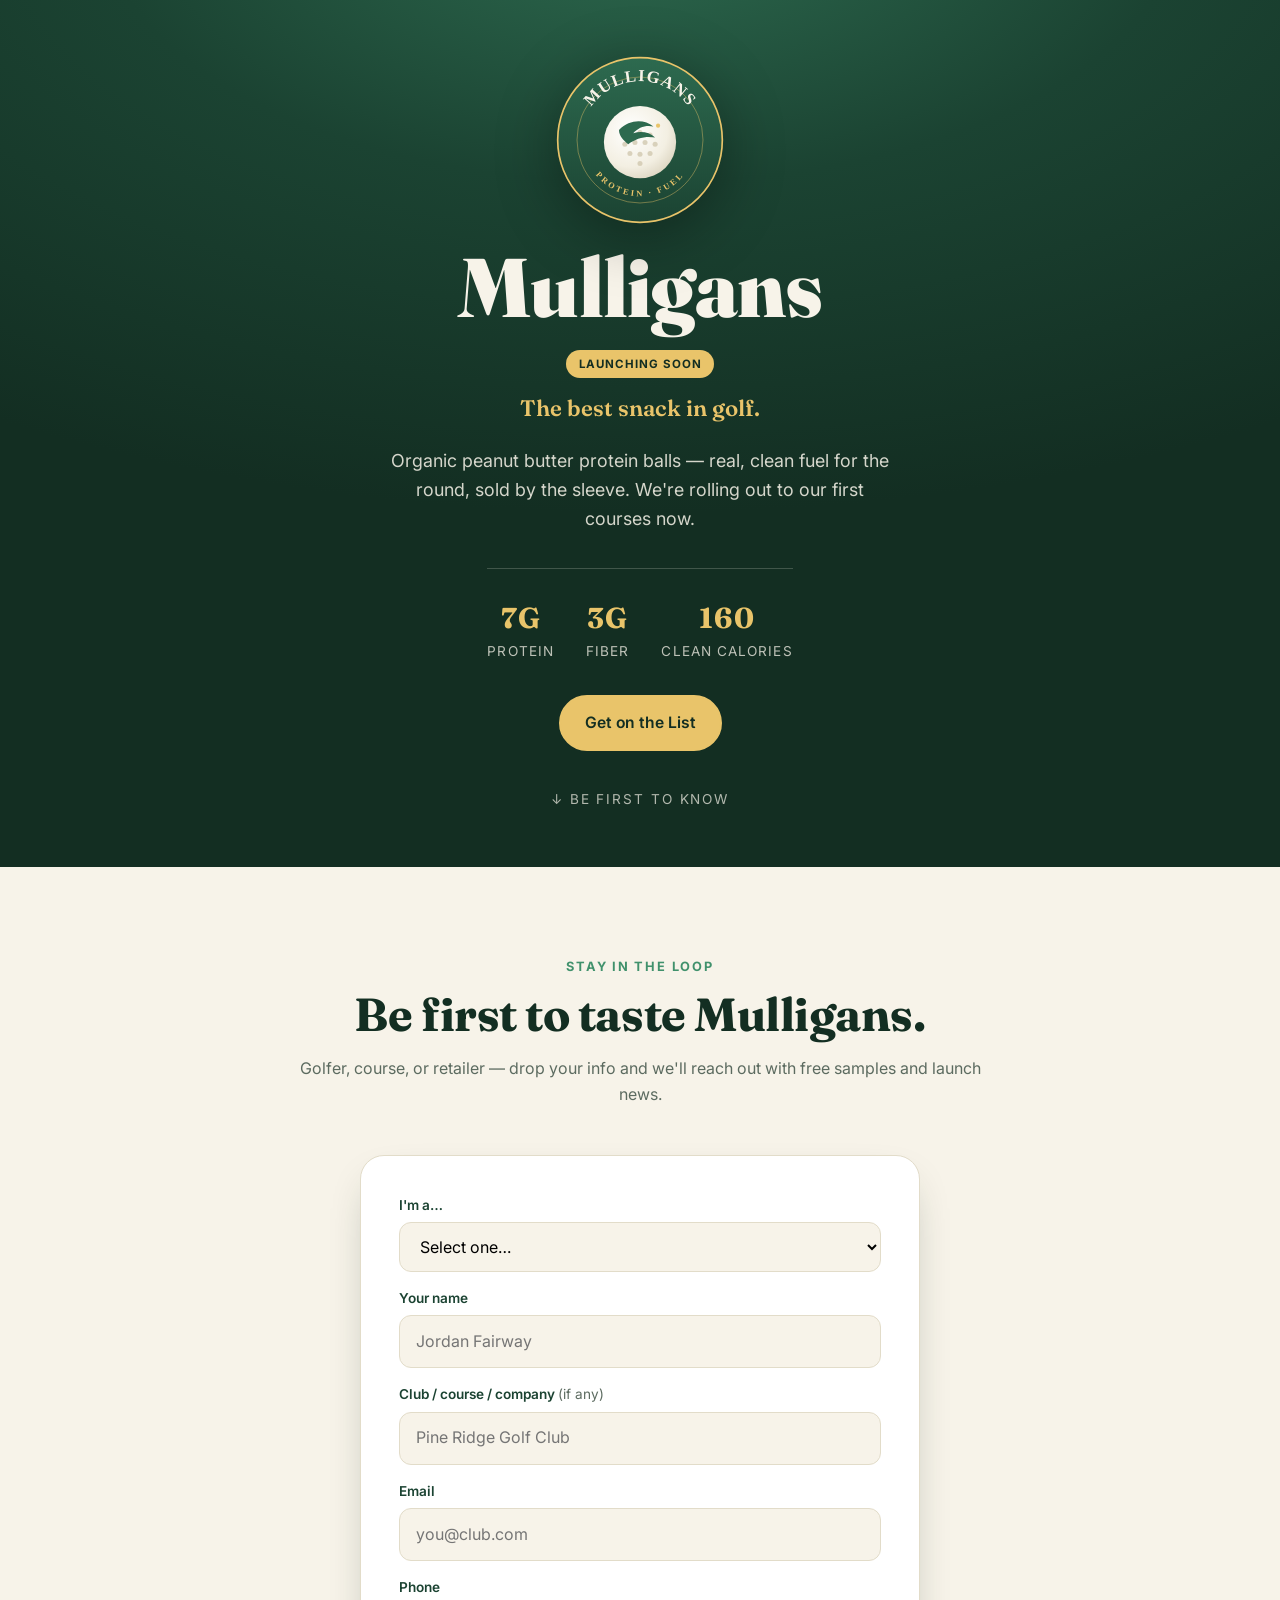
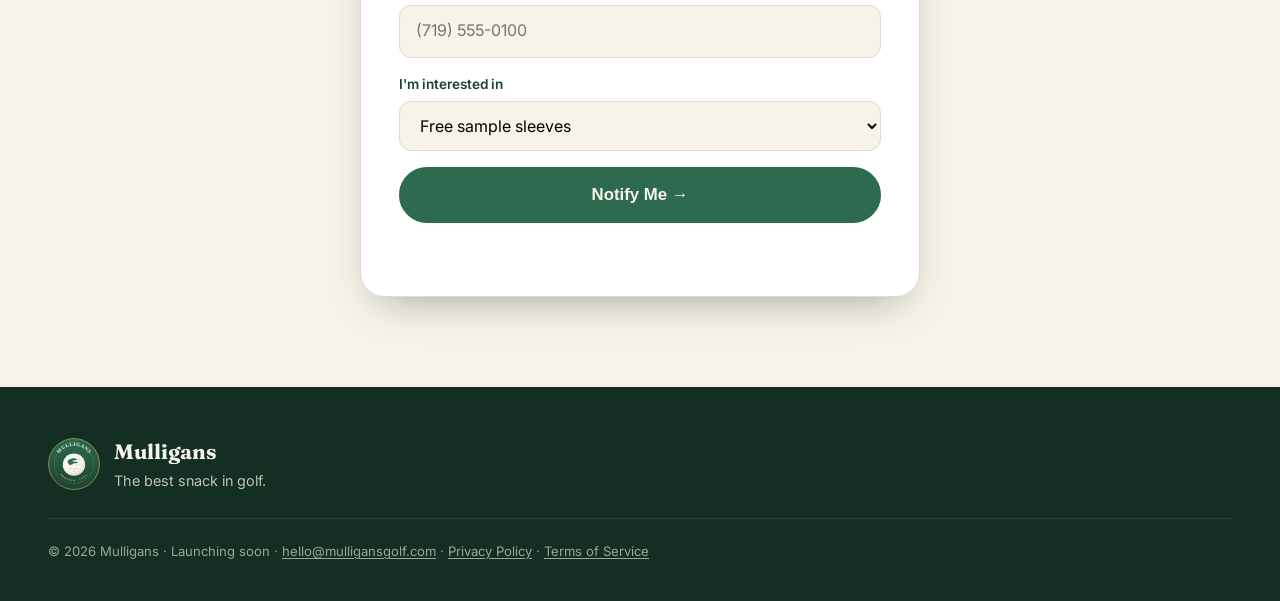
<file: coming-soon.html>
<!DOCTYPE html>
<html lang="en">
<head>
  <meta charset="UTF-8" />
  <meta name="viewport" content="width=device-width, initial-scale=1.0" />
  <title>Mulligans — Coming Soon</title>
  <meta name="description" content="Mulligans — the best snack in golf. Organic peanut butter protein balls, sold by the sleeve. Launching soon — join the list for free samples and launch news." />
  <link rel="icon" href="assets/logo.svg" />
  <link rel="preconnect" href="https://fonts.googleapis.com" />
  <link rel="preconnect" href="https://fonts.gstatic.com" crossorigin />
  <link href="https://fonts.googleapis.com/css2?family=Fraunces:opsz,wght@9..144,500;9..144,700;9..144,900&family=Inter:wght@400;500;600;700&display=swap" rel="stylesheet" />
  <link rel="stylesheet" href="styles.css" />
</head>
<body>

  <!-- HERO -->
  <section class="cs-hero">
    <img src="assets/logo.svg" alt="Mulligans" />
    <h1>Mulligans</h1>
    <span class="cs-pill">Launching soon</span>
    <p class="cs-tag">The best snack in golf.</p>
    <p>Organic peanut butter protein balls — real, clean fuel for the round, sold by the sleeve. We're rolling out to our first courses now.</p>
    <ul class="hero-stats">
      <li><strong>7g</strong> protein</li>
      <li><strong>3g</strong> fiber</li>
      <li><strong>160</strong> clean calories</li>
    </ul>
    <a class="btn" href="#notify">Get on the List</a>
    <p class="scroll-cue">↓ Be first to know</p>
  </section>

  <!-- NOTIFY / FORM -->
  <section id="notify" class="section">
    <div class="section-head">
      <p class="kicker">Stay in the loop</p>
      <h2>Be first to taste Mulligans.</h2>
      <p class="section-note">Golfer, course, or retailer — drop your info and we'll reach out with free samples and launch news.</p>
    </div>
    <div class="cs-notify">
      <form class="order-form" id="orderForm" action="https://formspree.io/f/xqernglp" method="POST">
        <div class="field">
          <label for="role">I'm a…</label>
          <select id="role" name="I am a" required>
            <option value="" disabled selected>Select one…</option>
            <option>Individual golfer</option>
            <option>Golf course / club</option>
            <option>Retailer looking to resell</option>
          </select>
        </div>
        <div class="field">
          <label for="name">Your name</label>
          <input id="name" name="name" required placeholder="Jordan Fairway" />
        </div>
        <div class="field">
          <label for="club">Club / course / company <span class="opt">(if any)</span></label>
          <input id="club" name="club" placeholder="Pine Ridge Golf Club" />
        </div>
        <div class="field">
          <label for="email">Email</label>
          <input id="email" name="email" type="email" required placeholder="you@club.com" />
        </div>
        <div class="field">
          <label for="phone">Phone</label>
          <input id="phone" name="Phone Number" type="tel" required placeholder="(719) 555-0100" />
        </div>
        <div class="field">
          <label for="interest">I'm interested in</label>
          <select id="interest" name="interest">
            <option>Free sample sleeves</option>
            <option>Buying when you launch</option>
            <option>Stocking my course / club</option>
            <option>Reselling Mulligans</option>
            <option>Just keeping in touch</option>
          </select>
        </div>
        <input type="hidden" name="_subject" value="New Mulligans lead 🏌️ (coming-soon page)" />
        <button class="btn btn-block" type="submit">Notify Me →</button>
        <p class="form-note" id="formNote"></p>
      </form>
    </div>
  </section>

  <!-- FOOTER -->
  <footer class="footer">
    <div class="foot-brand">
      <img src="assets/logo.svg" alt="Mulligans" width="52" height="52" />
      <div>
        <strong>Mulligans</strong>
        <span>The best snack in golf.</span>
      </div>
    </div>
    <p class="foot-fine">© 2026 Mulligans · Launching soon · <a href="mailto:hello@mulligansgolf.com">hello@mulligansgolf.com</a> · <a href="privacy.html">Privacy Policy</a> · <a href="terms.html">Terms of Service</a></p>
  </footer>

  <script>
    var form = document.getElementById('orderForm');
    form.addEventListener('submit', function(e){
      e.preventDefault();
      var note = document.getElementById('formNote');
      var first = (document.getElementById('name').value || 'there').split(' ')[0];
      // Formspree's Phone Number field is numeric-only — strip anything that isn't a digit
      var phone = document.getElementById('phone');
      phone.value = phone.value.replace(/\D/g, '');
      note.textContent = "Sending…"; note.className = 'form-note';
      fetch(form.action, { method:'POST', body:new FormData(form), headers:{Accept:'application/json'} })
        .then(function(r){
          if(r.ok){ note.textContent = "Thanks, " + first + "! You're on the list — we'll be in touch soon."; note.className='form-note ok'; form.reset(); }
          else { note.textContent = "Hmm, something went wrong — email us at hello@mulligansgolf.com."; note.className='form-note'; }
        })
        .catch(function(){ note.textContent = "Network hiccup — email us at hello@mulligansgolf.com."; note.className='form-note'; });
    });
  </script>
</body>
</html>
</file>
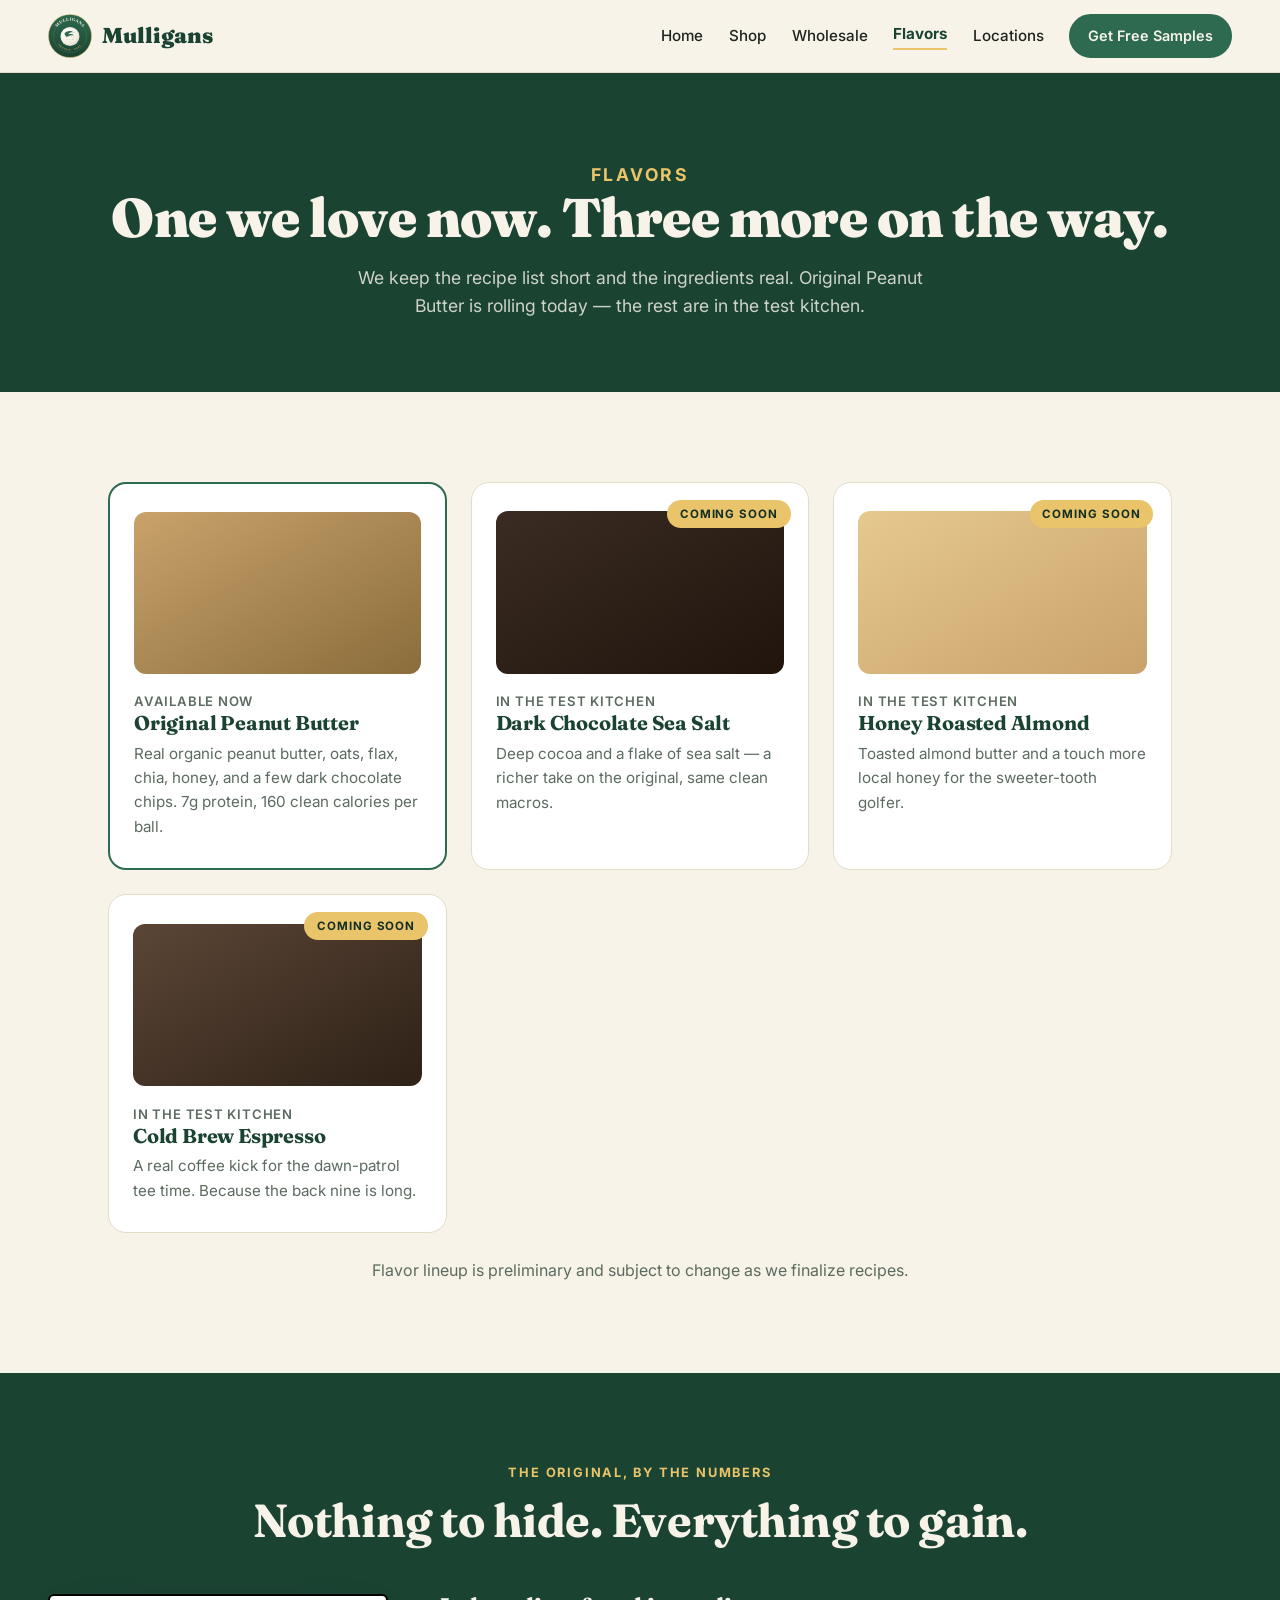
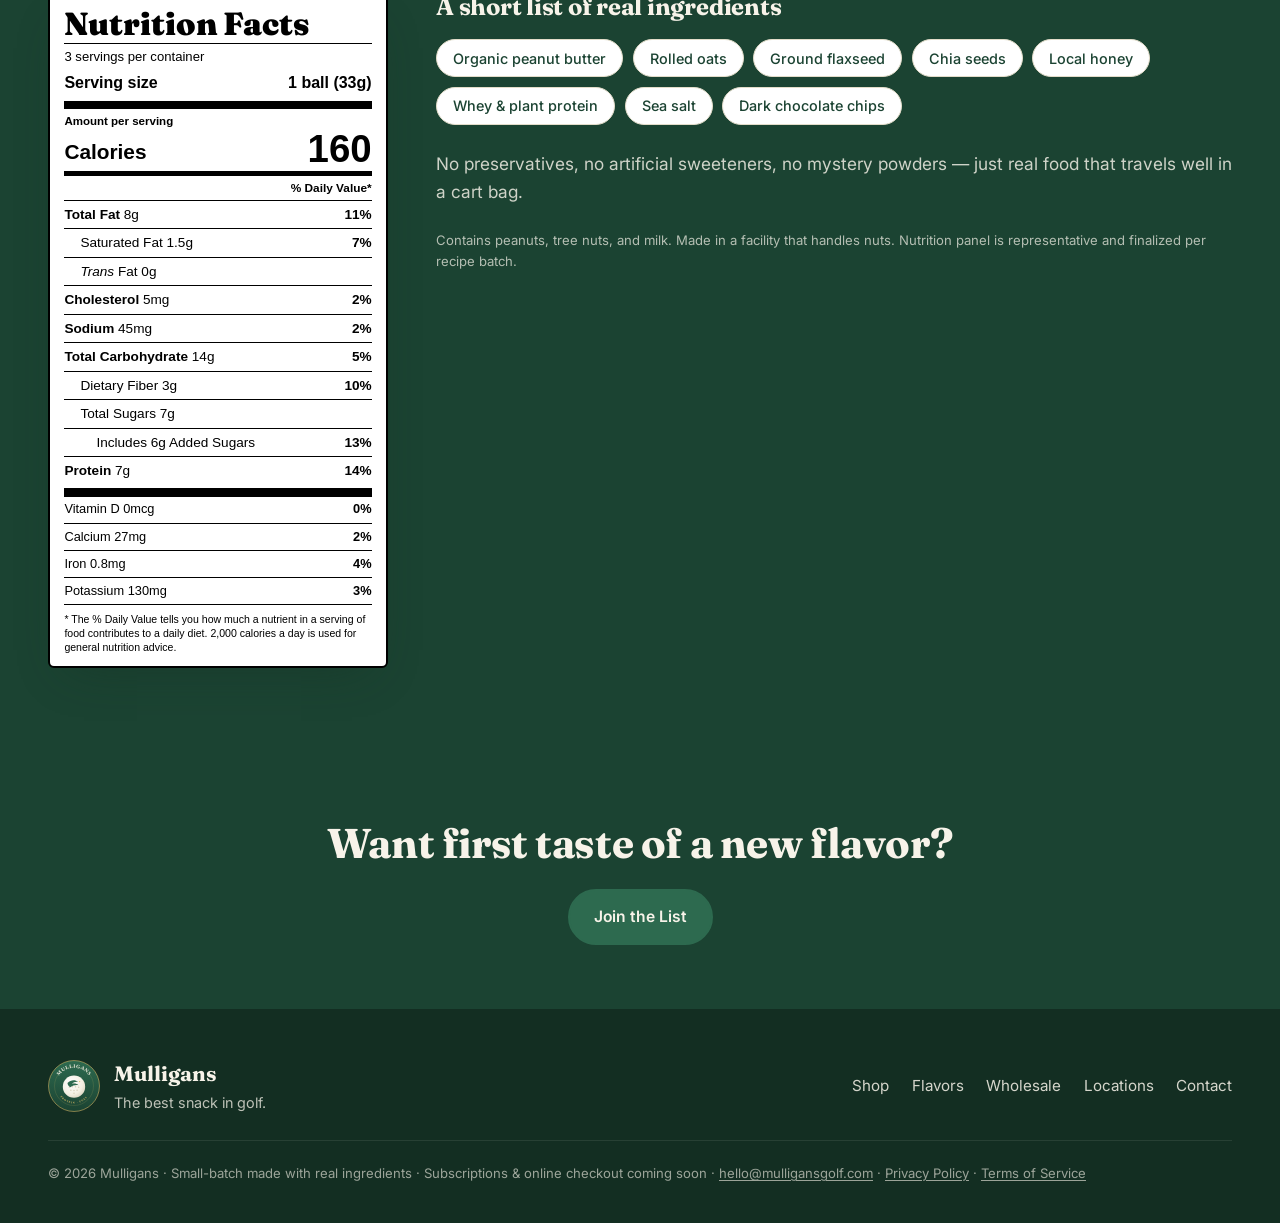
<file: flavors.html>
<!DOCTYPE html>
<html lang="en">
<head>
  <meta charset="UTF-8" />
  <meta name="viewport" content="width=device-width, initial-scale=1.0" />
  <title>Flavors — Mulligans</title>
  <meta name="description" content="Original Peanut Butter is rolling now, with three more Mulligans flavors in the test kitchen. See what's coming." />
  <link rel="icon" href="assets/logo.svg" />
  <link rel="preconnect" href="https://fonts.googleapis.com" />
  <link rel="preconnect" href="https://fonts.gstatic.com" crossorigin />
  <link href="https://fonts.googleapis.com/css2?family=Fraunces:opsz,wght@9..144,500;9..144,700;9..144,900&family=Inter:wght@400;500;600;700&display=swap" rel="stylesheet" />
  <link rel="stylesheet" href="styles.css" />
</head>
<body>

  <header class="nav">
    <a class="brand" href="index.html">
      <img src="assets/logo.svg" alt="Mulligans" width="44" height="44" />
      <span>Mulligans</span>
    </a>
    <nav class="nav-links">
      <a href="index.html">Home</a>
      <a href="shop.html">Shop</a>
      <a href="wholesale.html">Wholesale</a>
      <a href="flavors.html" class="active">Flavors</a>
      <a href="locations.html">Locations</a>
      <a class="btn btn-sm" href="wholesale.html#order">Get Free Samples</a>
    </nav>
  </header>

  <section class="page-hero">
    <p class="kicker">Flavors</p>
    <h1>One we love now. Three more on the way.</h1>
    <p>We keep the recipe list short and the ingredients real. Original Peanut Butter is rolling today — the rest are in the test kitchen.</p>
  </section>

  <section class="section">
    <div class="flavor-grid">
      <article class="flavor-card live">
        <div class="swatch" style="background:linear-gradient(150deg,#C9A26B,#8a6d3b)"></div>
        <p class="tag">Available now</p>
        <h3>Original Peanut Butter</h3>
        <p>Real organic peanut butter, oats, flax, chia, honey, and a few dark chocolate chips. 7g protein, 160 clean calories per ball.</p>
      </article>
      <article class="flavor-card">
        <span class="cs-pill">Coming soon</span>
        <div class="swatch" style="background:linear-gradient(150deg,#3a2c22,#20140d)"></div>
        <p class="tag">In the test kitchen</p>
        <h3>Dark Chocolate Sea Salt</h3>
        <p>Deep cocoa and a flake of sea salt — a richer take on the original, same clean macros.</p>
      </article>
      <article class="flavor-card">
        <span class="cs-pill">Coming soon</span>
        <div class="swatch" style="background:linear-gradient(150deg,#e6c98f,#c9a26b)"></div>
        <p class="tag">In the test kitchen</p>
        <h3>Honey Roasted Almond</h3>
        <p>Toasted almond butter and a touch more local honey for the sweeter-tooth golfer.</p>
      </article>
      <article class="flavor-card">
        <span class="cs-pill">Coming soon</span>
        <div class="swatch" style="background:linear-gradient(150deg,#5b4636,#2e2117)"></div>
        <p class="tag">In the test kitchen</p>
        <h3>Cold Brew Espresso</h3>
        <p>A real coffee kick for the dawn-patrol tee time. Because the back nine is long.</p>
      </article>
    </div>
    <p class="section-note" style="text-align:center;margin-top:1.6rem">Flavor lineup is preliminary and subject to change as we finalize recipes.</p>
  </section>

  <!-- NUTRITION for the Original -->
  <section class="section section-alt">
    <div class="section-head">
      <p class="kicker">The Original, by the numbers</p>
      <h2>Nothing to hide. Everything to gain.</h2>
    </div>
    <div class="nutri-wrap">
      <div class="nutri-facts">
        <div class="nf-title">Nutrition Facts</div>
        <div class="nf-sub">3 servings per container</div>
        <div class="nf-row nf-serving"><span>Serving size</span><strong>1 ball (33g)</strong></div>
        <div class="nf-bar"></div>
        <div class="nf-small">Amount per serving</div>
        <div class="nf-cal"><span>Calories</span><span>160</span></div>
        <div class="nf-rule"></div>
        <div class="nf-dv">% Daily Value*</div>
        <div class="nf-line"><span><b>Total Fat</b> 8g</span><b>11%</b></div>
        <div class="nf-line nf-indent"><span>Saturated Fat 1.5g</span><b>7%</b></div>
        <div class="nf-line nf-indent"><span><i>Trans</i> Fat 0g</span><b></b></div>
        <div class="nf-line"><span><b>Cholesterol</b> 5mg</span><b>2%</b></div>
        <div class="nf-line"><span><b>Sodium</b> 45mg</span><b>2%</b></div>
        <div class="nf-line"><span><b>Total Carbohydrate</b> 14g</span><b>5%</b></div>
        <div class="nf-line nf-indent"><span>Dietary Fiber 3g</span><b>10%</b></div>
        <div class="nf-line nf-indent"><span>Total Sugars 7g</span><b></b></div>
        <div class="nf-line nf-indent2"><span>Includes 6g Added Sugars</span><b>13%</b></div>
        <div class="nf-line nf-protein"><span><b>Protein</b> 7g</span><b>14%</b></div>
        <div class="nf-rule"></div>
        <div class="nf-line nf-tiny"><span>Vitamin D 0mcg</span><b>0%</b></div>
        <div class="nf-line nf-tiny"><span>Calcium 27mg</span><b>2%</b></div>
        <div class="nf-line nf-tiny"><span>Iron 0.8mg</span><b>4%</b></div>
        <div class="nf-line nf-tiny"><span>Potassium 130mg</span><b>3%</b></div>
        <div class="nf-foot">* The % Daily Value tells you how much a nutrient in a serving of food contributes to a daily diet. 2,000 calories a day is used for general nutrition advice.</div>
      </div>
      <div class="nutri-copy">
        <h3 style="color:var(--cream)">A short list of real ingredients</h3>
        <div class="ing-grid">
          <span>Organic peanut butter</span>
          <span>Rolled oats</span>
          <span>Ground flaxseed</span>
          <span>Chia seeds</span>
          <span>Local honey</span>
          <span>Whey &amp; plant protein</span>
          <span>Sea salt</span>
          <span>Dark chocolate chips</span>
        </div>
        <p class="body">No preservatives, no artificial sweeteners, no mystery powders — just real food that travels well in a cart bag.</p>
        <p class="fineprint" style="color:rgba(247,243,233,.7)">Contains peanuts, tree nuts, and milk. Made in a facility that handles nuts. Nutrition panel is representative and finalized per recipe batch.</p>
      </div>
    </div>
  </section>

  <section class="cta-band">
    <h2>Want first taste of a new flavor?</h2>
    <a class="btn" href="wholesale.html#order">Join the List</a>
  </section>

  <footer class="footer">
    <div class="foot-brand">
      <img src="assets/logo.svg" alt="Mulligans" width="52" height="52" />
      <div><strong>Mulligans</strong><span>The best snack in golf.</span></div>
    </div>
    <div class="foot-links">
      <a href="shop.html">Shop</a>
      <a href="flavors.html">Flavors</a>
      <a href="wholesale.html">Wholesale</a>
      <a href="locations.html">Locations</a>
      <a href="wholesale.html#order">Contact</a>
    </div>
    <p class="foot-fine">© 2026 Mulligans · Small-batch made with real ingredients · Subscriptions &amp; online checkout coming soon · <a href="mailto:hello@mulligansgolf.com">hello@mulligansgolf.com</a> · <a href="privacy.html">Privacy Policy</a> · <a href="terms.html">Terms of Service</a></p>
  </footer>

</body>
</html>
</file>
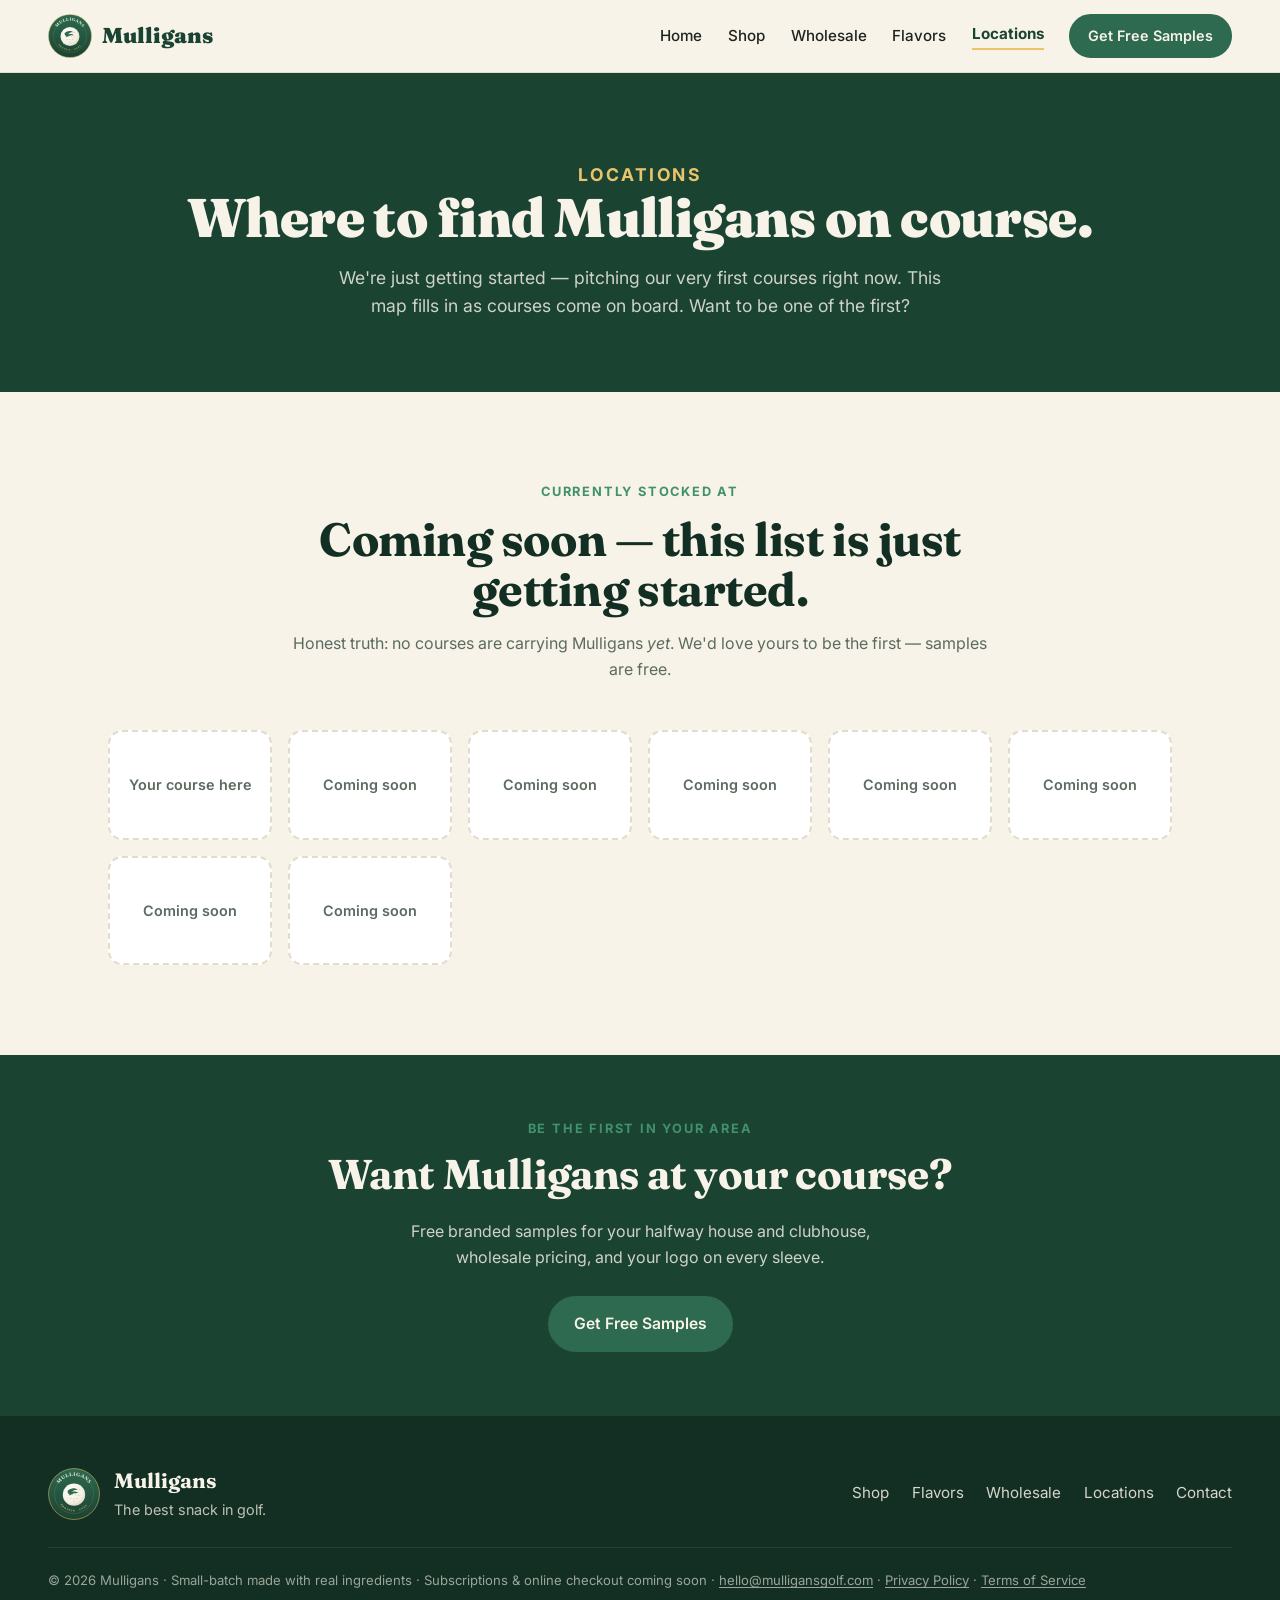
<file: locations.html>
<!DOCTYPE html>
<html lang="en">
<head>
  <meta charset="UTF-8" />
  <meta name="viewport" content="width=device-width, initial-scale=1.0" />
  <title>Locations — Mulligans</title>
  <meta name="description" content="Where to find Mulligans on course. We're an early-stage company pitching our first courses now — get Mulligans at yours." />
  <link rel="icon" href="assets/logo.svg" />
  <link rel="preconnect" href="https://fonts.googleapis.com" />
  <link rel="preconnect" href="https://fonts.gstatic.com" crossorigin />
  <link href="https://fonts.googleapis.com/css2?family=Fraunces:opsz,wght@9..144,500;9..144,700;9..144,900&family=Inter:wght@400;500;600;700&display=swap" rel="stylesheet" />
  <link rel="stylesheet" href="styles.css" />
</head>
<body>

  <header class="nav">
    <a class="brand" href="index.html">
      <img src="assets/logo.svg" alt="Mulligans" width="44" height="44" />
      <span>Mulligans</span>
    </a>
    <nav class="nav-links">
      <a href="index.html">Home</a>
      <a href="shop.html">Shop</a>
      <a href="wholesale.html">Wholesale</a>
      <a href="flavors.html">Flavors</a>
      <a href="locations.html" class="active">Locations</a>
      <a class="btn btn-sm" href="wholesale.html#order">Get Free Samples</a>
    </nav>
  </header>

  <section class="page-hero">
    <p class="kicker">Locations</p>
    <h1>Where to find Mulligans on course.</h1>
    <p>We're just getting started — pitching our very first courses right now. This map fills in as courses come on board. Want to be one of the first?</p>
  </section>

  <section class="section">
    <div class="section-head">
      <p class="kicker">Currently stocked at</p>
      <h2>Coming soon — this list is just getting started.</h2>
      <p class="section-note">Honest truth: no courses are carrying Mulligans <em>yet</em>. We'd love yours to be the first — samples are free.</p>
    </div>
    <div class="placeholder-grid">
      <div class="ph-tile">Your course here</div>
      <div class="ph-tile">Coming soon</div>
      <div class="ph-tile">Coming soon</div>
      <div class="ph-tile">Coming soon</div>
      <div class="ph-tile">Coming soon</div>
      <div class="ph-tile">Coming soon</div>
      <div class="ph-tile">Coming soon</div>
      <div class="ph-tile">Coming soon</div>
    </div>
  </section>

  <section class="cta-band">
    <p class="kicker">Be the first in your area</p>
    <h2>Want Mulligans at your course?</h2>
    <p style="max-width:52ch;margin:0 auto 1.6rem;color:rgba(247,243,233,.82)">Free branded samples for your halfway house and clubhouse, wholesale pricing, and your logo on every sleeve.</p>
    <a class="btn" href="wholesale.html#order">Get Free Samples</a>
  </section>

  <footer class="footer">
    <div class="foot-brand">
      <img src="assets/logo.svg" alt="Mulligans" width="52" height="52" />
      <div><strong>Mulligans</strong><span>The best snack in golf.</span></div>
    </div>
    <div class="foot-links">
      <a href="shop.html">Shop</a>
      <a href="flavors.html">Flavors</a>
      <a href="wholesale.html">Wholesale</a>
      <a href="locations.html">Locations</a>
      <a href="wholesale.html#order">Contact</a>
    </div>
    <p class="foot-fine">© 2026 Mulligans · Small-batch made with real ingredients · Subscriptions &amp; online checkout coming soon · <a href="mailto:hello@mulligansgolf.com">hello@mulligansgolf.com</a> · <a href="privacy.html">Privacy Policy</a> · <a href="terms.html">Terms of Service</a></p>
  </footer>

</body>
</html>
</file>
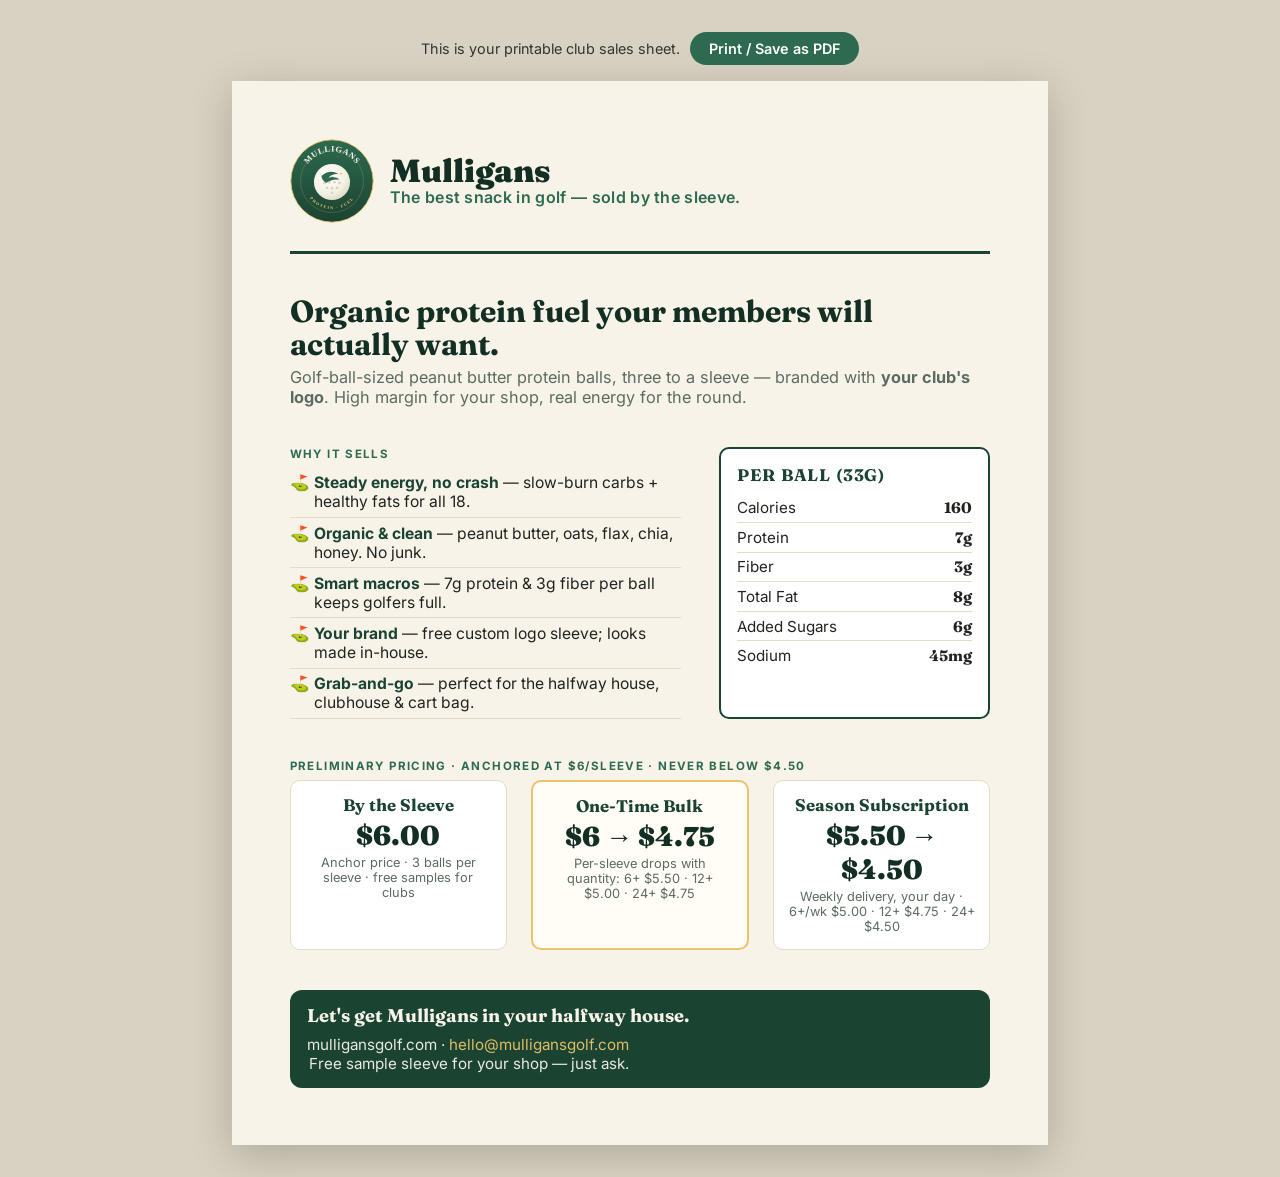
<file: onepager.html>
<!DOCTYPE html>
<html lang="en">
<head>
<meta charset="UTF-8" />
<meta name="viewport" content="width=device-width, initial-scale=1.0" />
<title>Mulligans — Club Sales Sheet</title>
<link href="https://fonts.googleapis.com/css2?family=Fraunces:opsz,wght@9..144,600;9..144,900&family=Inter:wght@400;500;600;700&display=swap" rel="stylesheet" />
<style>
  :root{--green-900:#132e22;--green-800:#1B4332;--green-700:#2D6A4F;--cream:#F7F3E9;--gold:#E9C46A;--muted:#5c6b60;--line:#e2dcc9}
  *{box-sizing:border-box;margin:0;padding:0}
  body{font-family:'Inter',sans-serif;color:#20241f;background:#d8d2c2;padding:2rem}
  h1,h2,h3{font-family:'Fraunces',serif}
  .page{width:8.5in;min-height:11in;margin:0 auto;background:var(--cream);box-shadow:0 10px 40px rgba(0,0,0,.2);padding:.6in;display:flex;flex-direction:column;gap:.42in}
  .print-hint{max-width:8.5in;margin:0 auto 1rem;text-align:center;color:#333;font-size:.9rem}
  .print-hint button{font:inherit;font-weight:600;background:var(--green-700);color:#fff;border:0;border-radius:999px;padding:.5rem 1.2rem;cursor:pointer;margin-left:.4rem}

  header{display:flex;align-items:center;gap:1rem;border-bottom:3px solid var(--green-800);padding-bottom:.3in}
  header img{width:84px;height:84px}
  .brandblock strong{font-family:'Fraunces',serif;font-weight:900;font-size:2rem;color:var(--green-900);display:block;line-height:1}
  .brandblock span{color:var(--green-700);font-weight:600;letter-spacing:.02em}

  .hero-line h1{font-size:1.9rem;color:var(--green-900);line-height:1.1}
  .hero-line p{color:var(--muted);margin-top:.35rem;font-size:1.02rem}

  .cols{display:grid;grid-template-columns:1.3fr .9fr;gap:.4in}
  .benefits li{list-style:none;padding:.35rem 0 .35rem 1.5rem;position:relative;font-size:.98rem;border-bottom:1px solid var(--line)}
  .benefits li::before{content:"⛳";position:absolute;left:0}
  .benefits b{color:var(--green-800)}

  .facts{background:#fff;border:2px solid var(--green-800);border-radius:10px;padding:1rem}
  .facts h3{color:var(--green-800);font-size:1.05rem;margin-bottom:.5rem;text-transform:uppercase;letter-spacing:.05em}
  .macro{display:flex;justify-content:space-between;border-bottom:1px solid var(--line);padding:.3rem 0;font-size:.95rem}
  .macro b{font-family:'Fraunces',serif}

  .pricing{display:grid;grid-template-columns:repeat(3,1fr);gap:.25in}
  .tier{border:1.5px solid var(--line);border-radius:10px;padding:.9rem;text-align:center;background:#fff}
  .tier.feat{border:2px solid var(--gold);background:#fffdf6}
  .tier h4{font-family:'Fraunces',serif;color:var(--green-800);font-size:1.05rem}
  .tier .amt{font-family:'Fraunces',serif;font-weight:900;font-size:1.7rem;color:var(--green-900);margin:.2rem 0}
  .tier small{color:var(--muted);font-size:.8rem;display:block}

  .cta{margin-top:auto;background:var(--green-800);color:var(--cream);border-radius:12px;padding:.9rem 1.1rem;display:flex;justify-content:space-between;align-items:center;flex-wrap:wrap;gap:.5rem}
  .cta strong{font-family:'Fraunces',serif;font-size:1.15rem}
  .cta .contact{font-size:.95rem;text-align:right;opacity:.95}
  .cta .contact a{color:var(--gold);text-decoration:none}
  .sectlabel{text-transform:uppercase;letter-spacing:.12em;font-size:.72rem;font-weight:700;color:var(--green-700);margin-bottom:.4rem}

  @media print{
    @page{size:letter;margin:0}
    body{background:#fff;padding:0}
    .print-hint{display:none}
    .page{box-shadow:none;margin:0;width:100%;min-height:100vh}
  }
</style>
</head>
<body>
  <p class="print-hint">This is your printable club sales sheet. <button onclick="window.print()">Print / Save as PDF</button></p>

  <div class="page">
    <header>
      <img src="assets/logo.svg" alt="Mulligans" />
      <div class="brandblock">
        <strong>Mulligans</strong>
        <span>The best snack in golf — sold by the sleeve.</span>
      </div>
    </header>

    <div class="hero-line">
      <h1>Organic protein fuel your members will actually want.</h1>
      <p>Golf-ball-sized peanut butter protein balls, three to a sleeve — branded with <b>your club's logo</b>. High margin for your shop, real energy for the round.</p>
    </div>

    <div class="cols">
      <div>
        <p class="sectlabel">Why it sells</p>
        <ul class="benefits">
          <li><b>Steady energy, no crash</b> — slow-burn carbs + healthy fats for all 18.</li>
          <li><b>Organic &amp; clean</b> — peanut butter, oats, flax, chia, honey. No junk.</li>
          <li><b>Smart macros</b> — 7g protein &amp; 3g fiber per ball keeps golfers full.</li>
          <li><b>Your brand</b> — free custom logo sleeve; looks made in-house.</li>
          <li><b>Grab-and-go</b> — perfect for the halfway house, clubhouse &amp; cart bag.</li>
        </ul>
      </div>
      <div class="facts">
        <h3>Per ball (33g)</h3>
        <div class="macro"><span>Calories</span><b>160</b></div>
        <div class="macro"><span>Protein</span><b>7g</b></div>
        <div class="macro"><span>Fiber</span><b>3g</b></div>
        <div class="macro"><span>Total Fat</span><b>8g</b></div>
        <div class="macro"><span>Added Sugars</span><b>6g</b></div>
        <div class="macro" style="border:0"><span>Sodium</span><b>45mg</b></div>
      </div>
    </div>

    <div>
      <p class="sectlabel">Preliminary pricing · anchored at $6/sleeve · never below $4.50</p>
      <div class="pricing">
        <div class="tier">
          <h4>By the Sleeve</h4>
          <div class="amt">$6.00</div>
          <small>Anchor price · 3 balls per sleeve · free samples for clubs</small>
        </div>
        <div class="tier feat">
          <h4>One-Time Bulk</h4>
          <div class="amt">$6 → $4.75</div>
          <small>Per-sleeve drops with quantity: 6+ $5.50 · 12+ $5.00 · 24+ $4.75</small>
        </div>
        <div class="tier">
          <h4>Season Subscription</h4>
          <div class="amt">$5.50 → $4.50</div>
          <small>Weekly delivery, your day · 6+/wk $5.00 · 12+ $4.75 · 24+ $4.50</small>
        </div>
      </div>
    </div>

    <div class="cta">
      <strong>Let's get Mulligans in your halfway house.</strong>
      <div class="contact">
        mulligansgolf.com · <a href="mailto:hello@mulligansgolf.com">hello@mulligansgolf.com</a><br/>
        Free sample sleeve for your shop — just ask.
      </div>
    </div>
  </div>
</body>
</html>
</file>
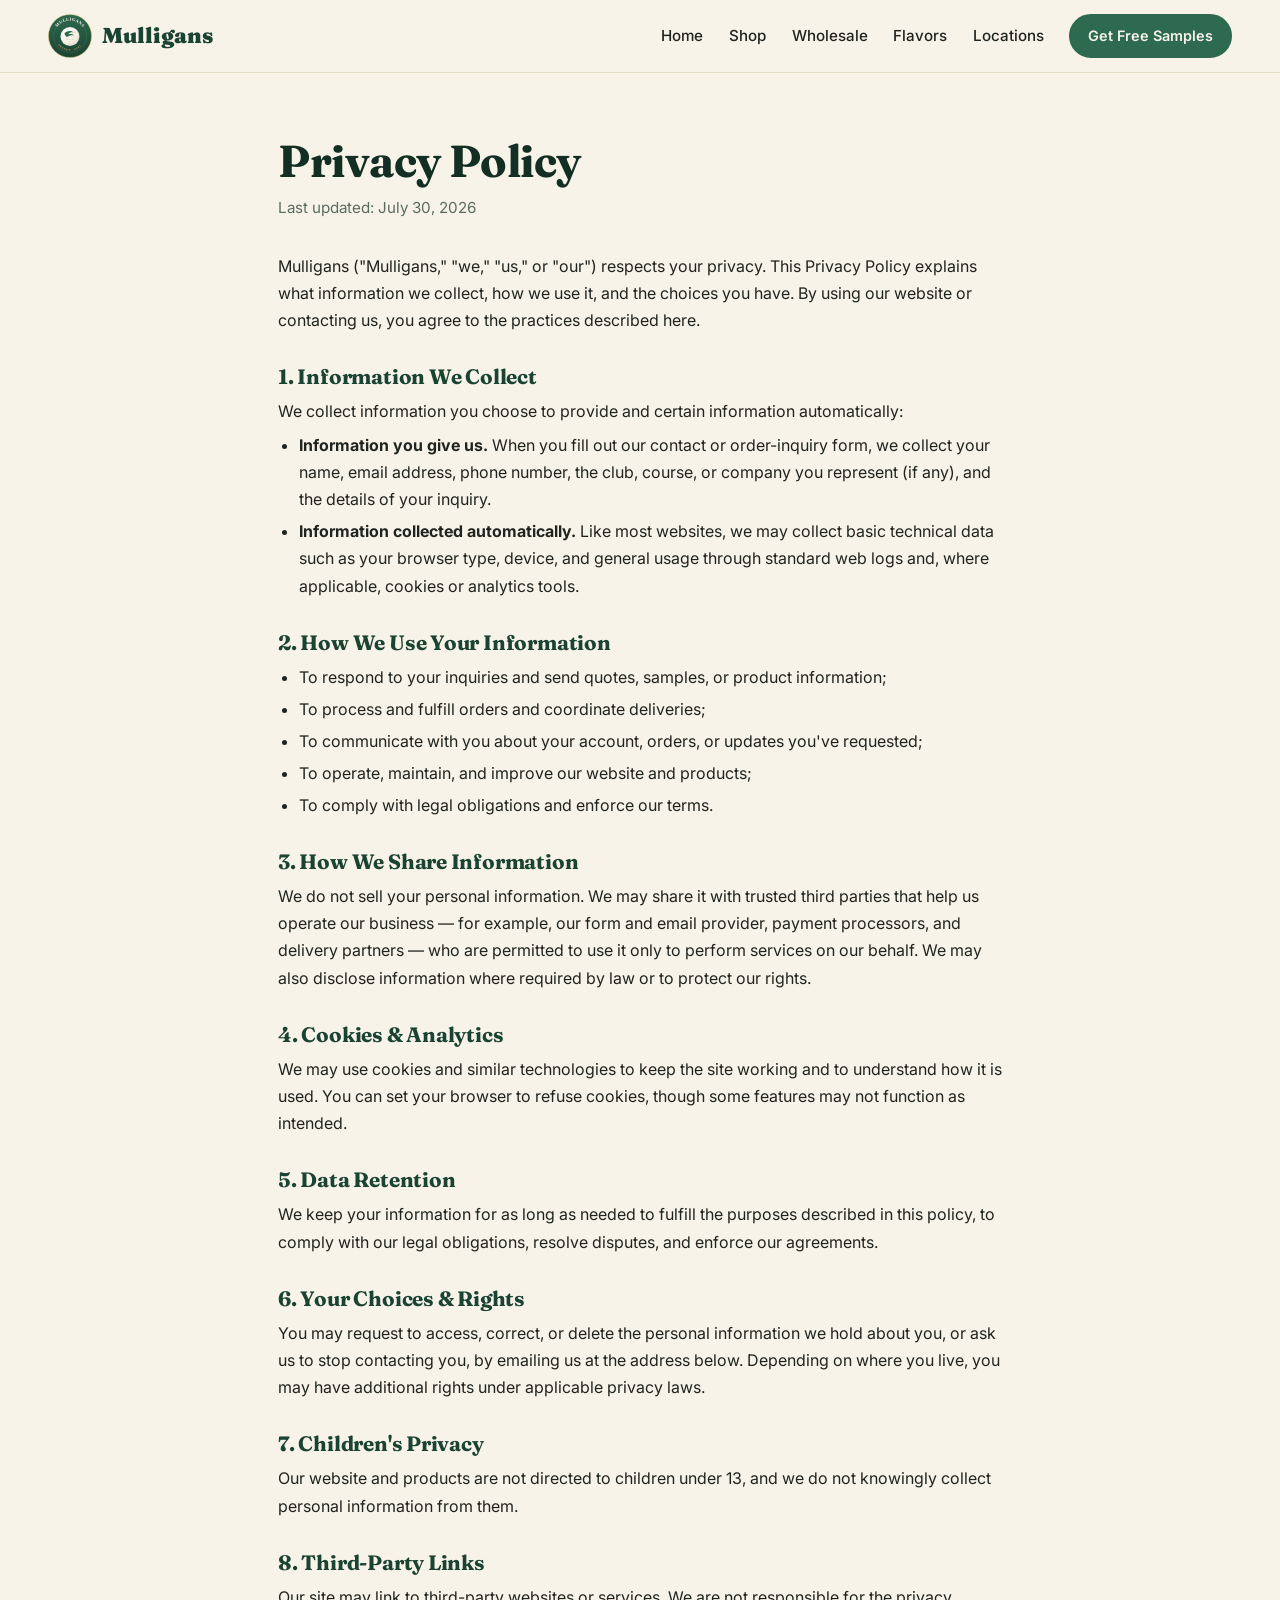
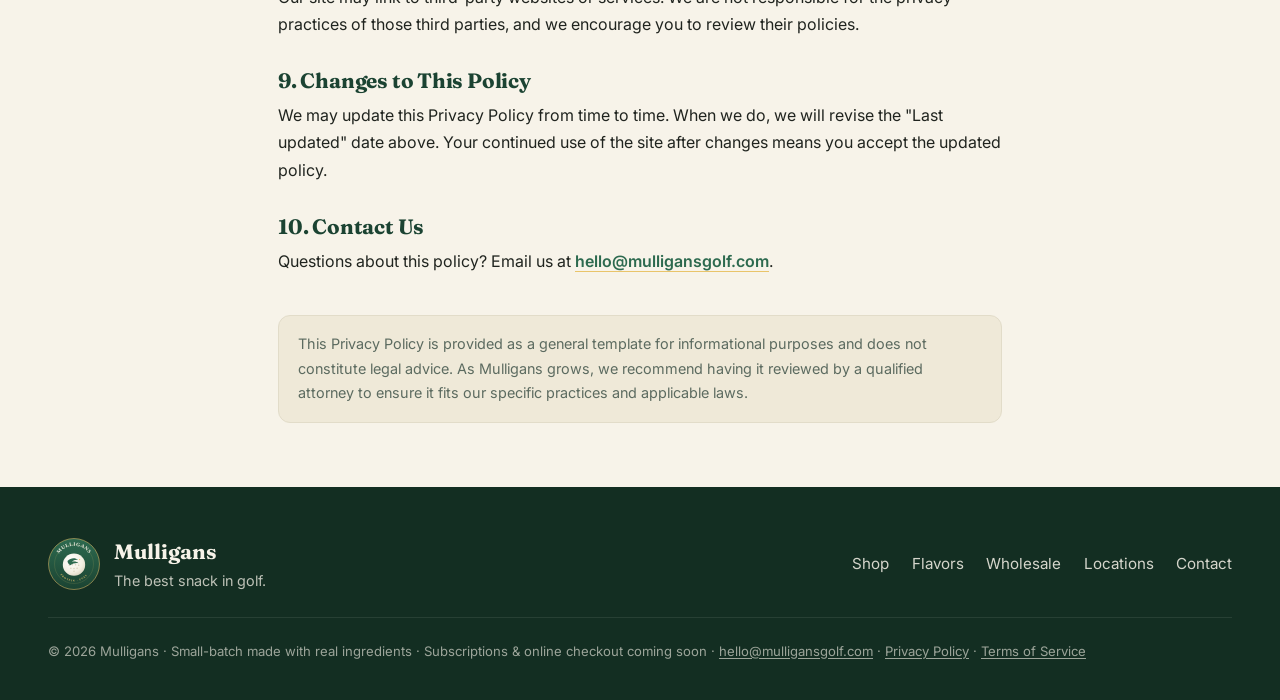
<file: privacy.html>
<!DOCTYPE html>
<html lang="en">
<head>
  <meta charset="UTF-8" />
  <meta name="viewport" content="width=device-width, initial-scale=1.0" />
  <title>Privacy Policy — Mulligans</title>
  <meta name="description" content="Mulligans privacy policy — how we collect, use, and protect your information." />
  <link rel="icon" href="assets/logo.svg" />
  <link rel="preconnect" href="https://fonts.googleapis.com" />
  <link rel="preconnect" href="https://fonts.gstatic.com" crossorigin />
  <link href="https://fonts.googleapis.com/css2?family=Fraunces:opsz,wght@9..144,500;9..144,700;9..144,900&family=Inter:wght@400;500;600;700&display=swap" rel="stylesheet" />
  <link rel="stylesheet" href="styles.css" />
</head>
<body>

  <header class="nav">
    <a class="brand" href="index.html">
      <img src="assets/logo.svg" alt="Mulligans" width="44" height="44" />
      <span>Mulligans</span>
    </a>
    <nav class="nav-links">
      <a href="index.html">Home</a>
      <a href="shop.html">Shop</a>
      <a href="wholesale.html">Wholesale</a>
      <a href="flavors.html">Flavors</a>
      <a href="locations.html">Locations</a>
      <a class="btn btn-sm" href="wholesale.html#order">Get Free Samples</a>
    </nav>
  </header>

  <main class="legal">
    <h1>Privacy Policy</h1>
    <p class="updated">Last updated: July 30, 2026</p>

    <p>Mulligans ("Mulligans," "we," "us," or "our") respects your privacy. This Privacy Policy explains what information we collect, how we use it, and the choices you have. By using our website or contacting us, you agree to the practices described here.</p>

    <h2>1. Information We Collect</h2>
    <p>We collect information you choose to provide and certain information automatically:</p>
    <ul>
      <li><strong>Information you give us.</strong> When you fill out our contact or order-inquiry form, we collect your name, email address, phone number, the club, course, or company you represent (if any), and the details of your inquiry.</li>
      <li><strong>Information collected automatically.</strong> Like most websites, we may collect basic technical data such as your browser type, device, and general usage through standard web logs and, where applicable, cookies or analytics tools.</li>
    </ul>

    <h2>2. How We Use Your Information</h2>
    <ul>
      <li>To respond to your inquiries and send quotes, samples, or product information;</li>
      <li>To process and fulfill orders and coordinate deliveries;</li>
      <li>To communicate with you about your account, orders, or updates you've requested;</li>
      <li>To operate, maintain, and improve our website and products;</li>
      <li>To comply with legal obligations and enforce our terms.</li>
    </ul>

    <h2>3. How We Share Information</h2>
    <p>We do not sell your personal information. We may share it with trusted third parties that help us operate our business — for example, our form and email provider, payment processors, and delivery partners — who are permitted to use it only to perform services on our behalf. We may also disclose information where required by law or to protect our rights.</p>

    <h2>4. Cookies &amp; Analytics</h2>
    <p>We may use cookies and similar technologies to keep the site working and to understand how it is used. You can set your browser to refuse cookies, though some features may not function as intended.</p>

    <h2>5. Data Retention</h2>
    <p>We keep your information for as long as needed to fulfill the purposes described in this policy, to comply with our legal obligations, resolve disputes, and enforce our agreements.</p>

    <h2>6. Your Choices &amp; Rights</h2>
    <p>You may request to access, correct, or delete the personal information we hold about you, or ask us to stop contacting you, by emailing us at the address below. Depending on where you live, you may have additional rights under applicable privacy laws.</p>

    <h2>7. Children's Privacy</h2>
    <p>Our website and products are not directed to children under 13, and we do not knowingly collect personal information from them.</p>

    <h2>8. Third-Party Links</h2>
    <p>Our site may link to third-party websites or services. We are not responsible for the privacy practices of those third parties, and we encourage you to review their policies.</p>

    <h2>9. Changes to This Policy</h2>
    <p>We may update this Privacy Policy from time to time. When we do, we will revise the "Last updated" date above. Your continued use of the site after changes means you accept the updated policy.</p>

    <h2>10. Contact Us</h2>
    <p>Questions about this policy? Email us at <a href="mailto:hello@mulligansgolf.com">hello@mulligansgolf.com</a>.</p>

    <p class="disclaimer">This Privacy Policy is provided as a general template for informational purposes and does not constitute legal advice. As Mulligans grows, we recommend having it reviewed by a qualified attorney to ensure it fits our specific practices and applicable laws.</p>
  </main>

  <footer class="footer">
    <div class="foot-brand">
      <img src="assets/logo.svg" alt="Mulligans" width="52" height="52" />
      <div><strong>Mulligans</strong><span>The best snack in golf.</span></div>
    </div>
    <div class="foot-links">
      <a href="shop.html">Shop</a>
      <a href="flavors.html">Flavors</a>
      <a href="wholesale.html">Wholesale</a>
      <a href="locations.html">Locations</a>
      <a href="wholesale.html#order">Contact</a>
    </div>
    <p class="foot-fine">© 2026 Mulligans · Small-batch made with real ingredients · Subscriptions &amp; online checkout coming soon · <a href="mailto:hello@mulligansgolf.com">hello@mulligansgolf.com</a> · <a href="privacy.html">Privacy Policy</a> · <a href="terms.html">Terms of Service</a></p>
  </footer>

</body>
</html>
</file>
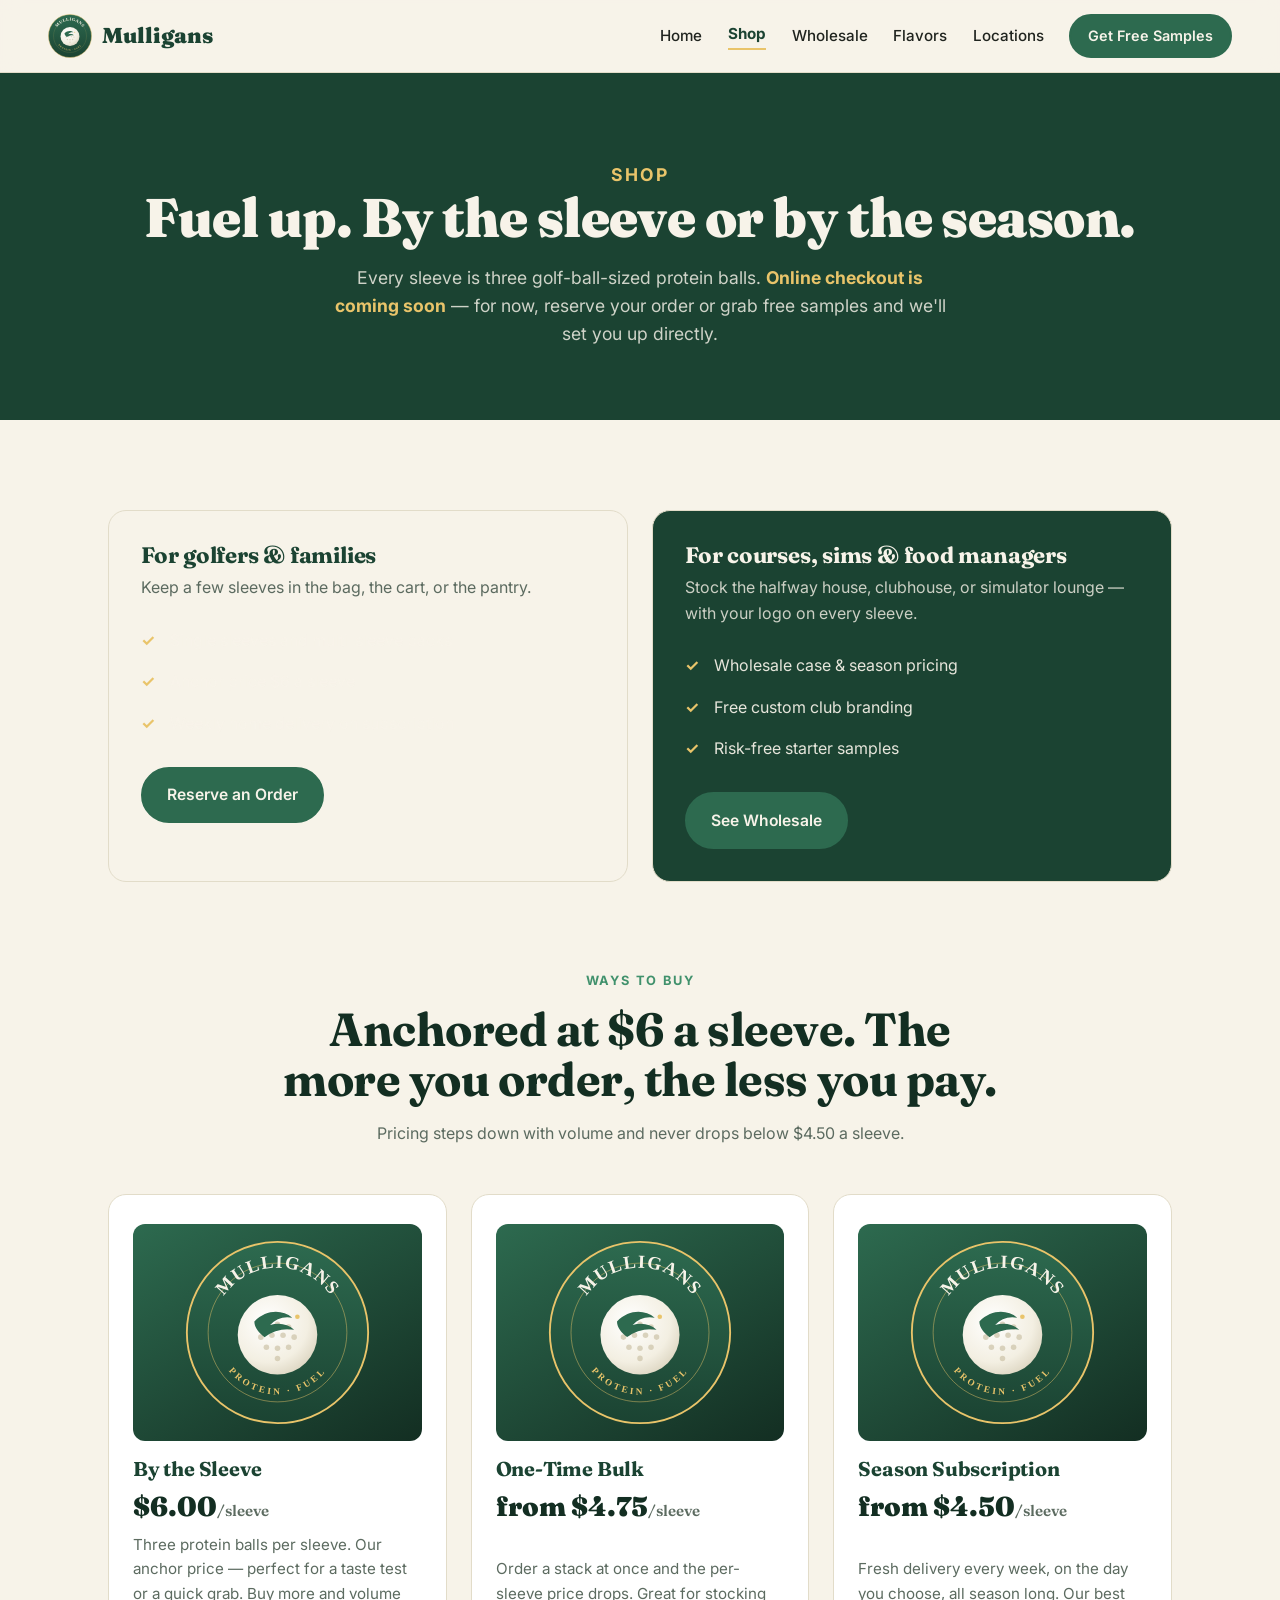
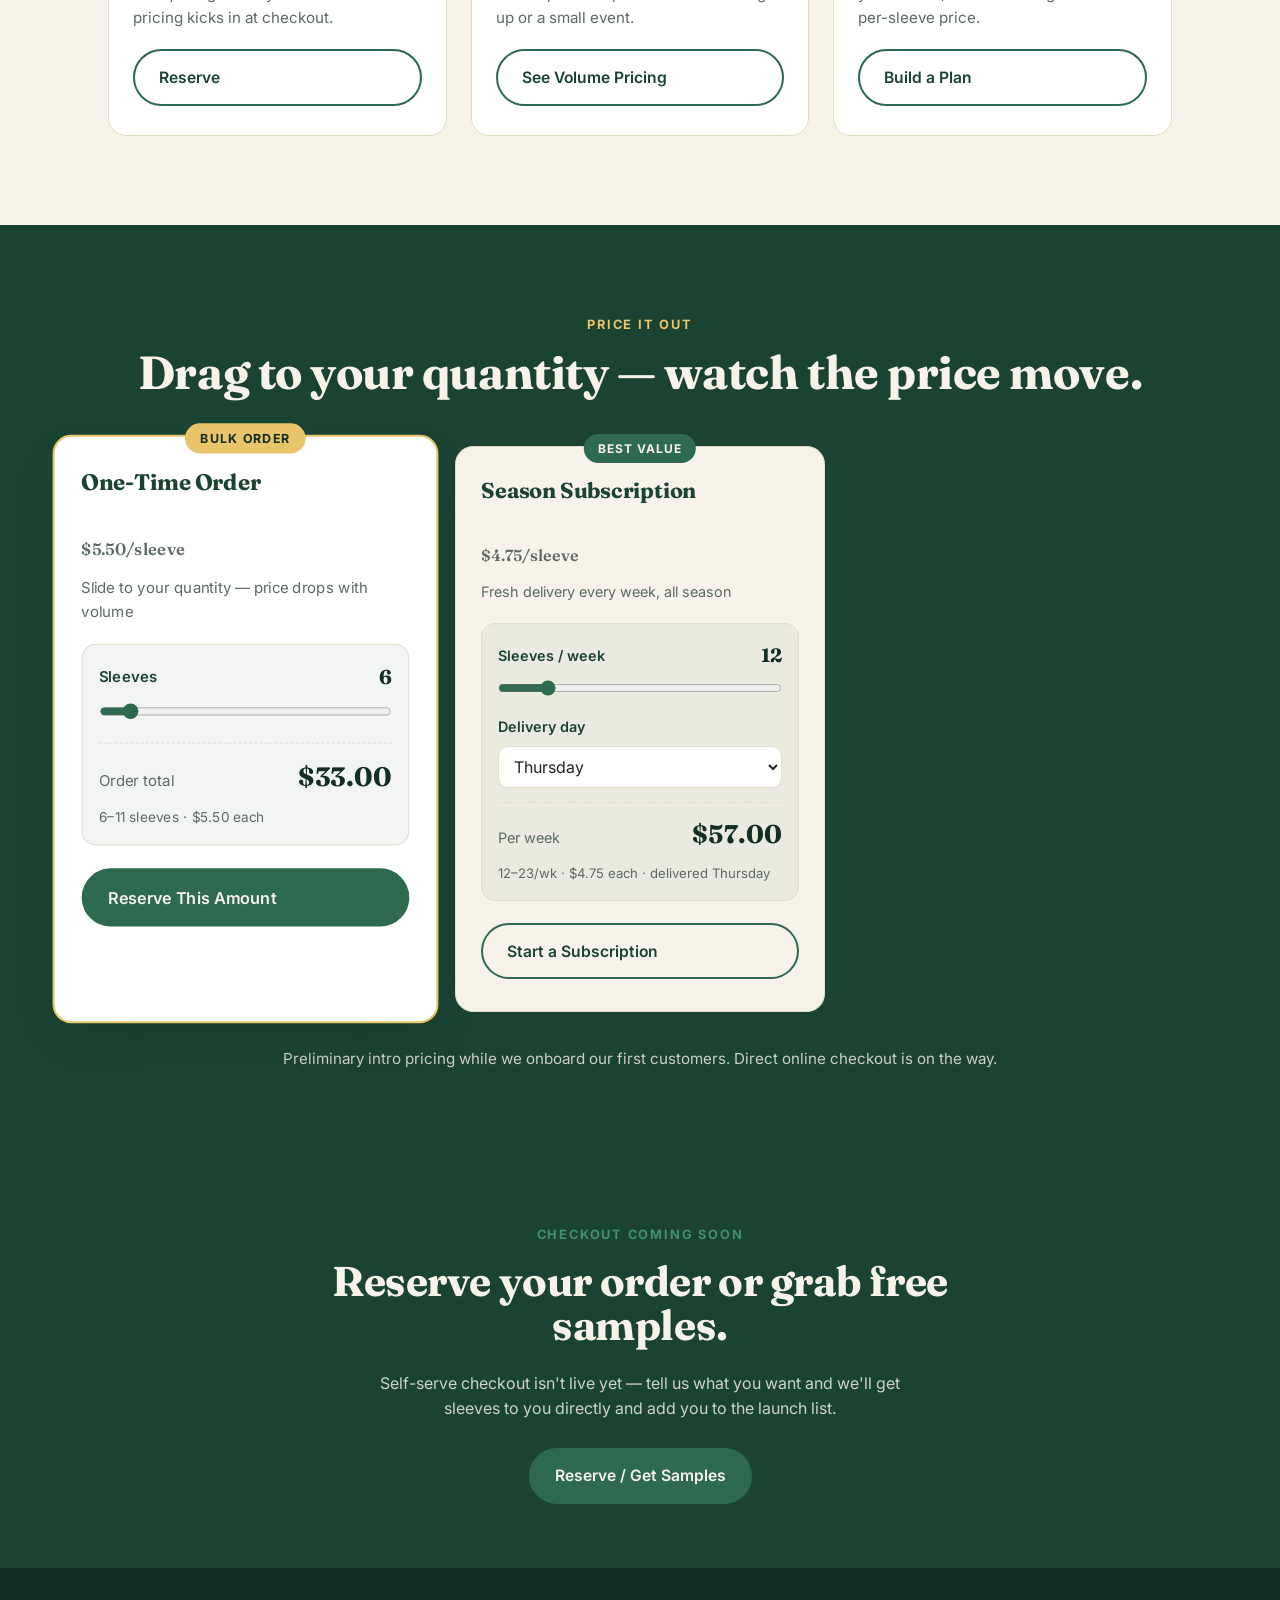
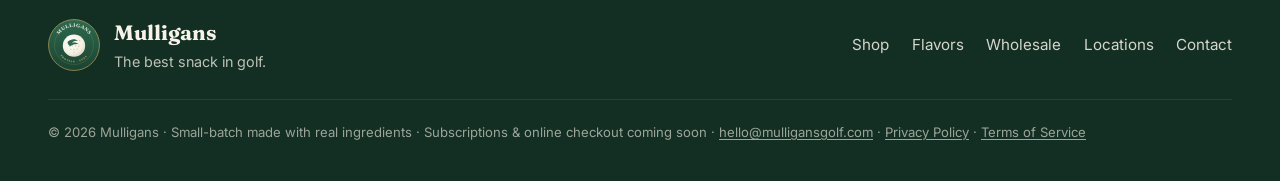
<file: shop.html>
<!DOCTYPE html>
<html lang="en">
<head>
  <meta charset="UTF-8" />
  <meta name="viewport" content="width=device-width, initial-scale=1.0" />
  <title>Shop — Mulligans</title>
  <meta name="description" content="Shop Mulligans protein balls by the sleeve, by the case, or on a weekly season subscription. Online checkout coming soon." />
  <link rel="icon" href="assets/logo.svg" />
  <link rel="preconnect" href="https://fonts.googleapis.com" />
  <link rel="preconnect" href="https://fonts.gstatic.com" crossorigin />
  <link href="https://fonts.googleapis.com/css2?family=Fraunces:opsz,wght@9..144,500;9..144,700;9..144,900&family=Inter:wght@400;500;600;700&display=swap" rel="stylesheet" />
  <link rel="stylesheet" href="styles.css" />
</head>
<body>

  <header class="nav">
    <a class="brand" href="index.html">
      <img src="assets/logo.svg" alt="Mulligans" width="44" height="44" />
      <span>Mulligans</span>
    </a>
    <nav class="nav-links">
      <a href="index.html">Home</a>
      <a href="shop.html" class="active">Shop</a>
      <a href="wholesale.html">Wholesale</a>
      <a href="flavors.html">Flavors</a>
      <a href="locations.html">Locations</a>
      <a class="btn btn-sm" href="wholesale.html#order">Get Free Samples</a>
    </nav>
  </header>

  <section class="page-hero">
    <p class="kicker">Shop</p>
    <h1>Fuel up. By the sleeve or by the season.</h1>
    <p>Every sleeve is three golf-ball-sized protein balls. <b style="color:var(--gold)">Online checkout is coming soon</b> — for now, reserve your order or grab free samples and we'll set you up directly.</p>
  </section>

  <!-- SEGMENTS -->
  <section class="section">
    <div class="segments">
      <div class="segment">
        <h3>For golfers &amp; families</h3>
        <p class="seg-sub">Keep a few sleeves in the bag, the cart, or the pantry.</p>
        <ul class="checklist" style="margin-bottom:1.4rem">
          <li>Single sleeves and multi-sleeve packs</li>
          <li>Anchor price $6 a sleeve</li>
          <li>Weekly home delivery on subscription</li>
        </ul>
        <a class="btn" href="#order-cta">Reserve an Order</a>
      </div>
      <div class="segment dark">
        <h3>For courses, sims &amp; food managers</h3>
        <p class="seg-sub">Stock the halfway house, clubhouse, or simulator lounge — with your logo on every sleeve.</p>
        <ul class="checklist" style="margin-bottom:1.4rem">
          <li>Wholesale case &amp; season pricing</li>
          <li>Free custom club branding</li>
          <li>Risk-free starter samples</li>
        </ul>
        <a class="btn" href="wholesale.html">See Wholesale</a>
      </div>
    </div>
  </section>

  <!-- PRODUCTS -->
  <section class="section" style="padding-top:0">
    <div class="section-head">
      <p class="kicker">Ways to buy</p>
      <h2>Anchored at $6 a sleeve. The more you order, the less you pay.</h2>
      <p class="section-note">Pricing steps down with volume and never drops below $4.50 a sleeve.</p>
    </div>
    <div class="products">
      <article class="product-card">
        <div class="pc-art"><img src="assets/logo.svg" alt="A sleeve of Mulligans" /></div>
        <h3>By the Sleeve</h3>
        <p class="pc-price">$6.00<span>/sleeve</span></p>
        <p>Three protein balls per sleeve. Our anchor price — perfect for a taste test or a quick grab. Buy more and volume pricing kicks in at checkout.</p>
        <!-- Shopify Buy Button renders here once the store is connected (see SHOPIFY_SETUP.md) -->
        <div id="buy-sleeve" class="buy-mount"></div>
        <a class="btn btn-ghost reserve-fallback" href="#order-cta">Reserve</a>
      </article>
      <article class="product-card">
        <div class="pc-art"><img src="assets/logo.svg" alt="A case of Mulligans" /></div>
        <h3>One-Time Bulk</h3>
        <p class="pc-price">from $4.75<span>/sleeve</span></p>
        <p>Order a stack at once and the per-sleeve price drops. Great for stocking up or a small event.</p>
        <a class="btn btn-ghost" href="#calc">See Volume Pricing</a>
      </article>
      <article class="product-card">
        <div class="pc-art"><img src="assets/logo.svg" alt="Mulligans subscription" /></div>
        <h3>Season Subscription</h3>
        <p class="pc-price">from $4.50<span>/sleeve</span></p>
        <p>Fresh delivery every week, on the day you choose, all season long. Our best per-sleeve price.</p>
        <a class="btn btn-ghost" href="#calc">Build a Plan</a>
      </article>
    </div>
  </section>

  <!-- CALCULATORS -->
  <section id="calc" class="section section-alt">
    <div class="section-head">
      <p class="kicker">Price it out</p>
      <h2>Drag to your quantity — watch the price move.</h2>
    </div>
    <div class="pricing">
      <article class="price-card featured">
        <div class="badge">Bulk order</div>
        <h3>One-Time Order</h3>
        <p class="price"><span class="price-per" id="bulkPer">$6.00</span><span>/sleeve</span></p>
        <p class="price-sub">Slide to your quantity — price drops with volume</p>
        <div class="calc">
          <label for="bulkQty"><span>Sleeves</span><b id="bulkQtyLabel">6</b></label>
          <input type="range" id="bulkQty" min="1" max="60" step="1" value="6" />
          <div class="calc-total"><span>Order total</span><strong id="bulkTotal">$33.00</strong></div>
          <p class="calc-note" id="bulkTier">6–11 sleeves · $5.50 each</p>
        </div>
        <a class="btn" href="#order-cta">Reserve This Amount</a>
      </article>
      <article class="price-card">
        <div class="badge badge-alt">Best value</div>
        <h3>Season Subscription</h3>
        <p class="price"><span class="price-per" id="subPer">$5.00</span><span>/sleeve</span></p>
        <p class="price-sub">Fresh delivery every week, all season</p>
        <div class="calc">
          <label for="subQty"><span>Sleeves / week</span><b id="subQtyLabel">12</b></label>
          <input type="range" id="subQty" min="3" max="60" step="1" value="12" />
          <label for="subDay" class="calc-day-label">Delivery day</label>
          <select id="subDay" class="calc-day">
            <option>Monday</option><option>Tuesday</option><option>Wednesday</option>
            <option selected>Thursday</option><option>Friday</option><option>Saturday</option>
          </select>
          <div class="calc-total"><span>Per week</span><strong id="subWeek">$60.00</strong></div>
          <p class="calc-note" id="subTier">12–23/wk · $5.00 each · delivered Thursday</p>
        </div>
        <a class="btn btn-ghost" href="#order-cta">Start a Subscription</a>
      </article>
    </div>
    <p class="pricing-foot">Preliminary intro pricing while we onboard our first customers. Direct online checkout is on the way.</p>
  </section>

  <!-- ORDER CTA -->
  <section id="order-cta" class="cta-band">
    <p class="kicker">Checkout coming soon</p>
    <h2>Reserve your order or grab free samples.</h2>
    <p style="max-width:52ch;margin:0 auto 1.6rem;color:rgba(247,243,233,.82)">Self-serve checkout isn't live yet — tell us what you want and we'll get sleeves to you directly and add you to the launch list.</p>
    <a class="btn" href="wholesale.html#order">Reserve / Get Samples</a>
  </section>

  <footer class="footer">
    <div class="foot-brand">
      <img src="assets/logo.svg" alt="Mulligans" width="52" height="52" />
      <div><strong>Mulligans</strong><span>The best snack in golf.</span></div>
    </div>
    <div class="foot-links">
      <a href="shop.html">Shop</a>
      <a href="flavors.html">Flavors</a>
      <a href="wholesale.html">Wholesale</a>
      <a href="locations.html">Locations</a>
      <a href="wholesale.html#order">Contact</a>
    </div>
    <p class="foot-fine">© 2026 Mulligans · Small-batch made with real ingredients · Subscriptions &amp; online checkout coming soon · <a href="mailto:hello@mulligansgolf.com">hello@mulligansgolf.com</a> · <a href="privacy.html">Privacy Policy</a> · <a href="terms.html">Terms of Service</a></p>
  </footer>

  <script>
    function money(n){ return '$' + n.toFixed(2); }
    var bulkTiers = [
      {min:24, price:4.75, label:'24+ sleeves'},
      {min:12, price:5.00, label:'12–23 sleeves'},
      {min:6,  price:5.50, label:'6–11 sleeves'},
      {min:1,  price:6.00, label:'1–5 sleeves'}
    ];
    var subTiers = [
      {min:24, price:4.50, label:'24+/wk'},
      {min:12, price:4.75, label:'12–23/wk'},
      {min:6,  price:5.00, label:'6–11/wk'},
      {min:3,  price:5.50, label:'3–5/wk'}
    ];
    function tierFor(tiers, qty){ for(var i=0;i<tiers.length;i++){ if(qty>=tiers[i].min) return tiers[i]; } return tiers[tiers.length-1]; }

    var bulkQty=document.getElementById('bulkQty');
    function updateBulk(){
      var q=+bulkQty.value, t=tierFor(bulkTiers,q);
      document.getElementById('bulkQtyLabel').textContent=q;
      document.getElementById('bulkPer').textContent=money(t.price);
      document.getElementById('bulkTotal').textContent=money(q*t.price);
      document.getElementById('bulkTier').textContent=t.label+' · '+money(t.price)+' each';
    }
    bulkQty.addEventListener('input',updateBulk); updateBulk();

    var subQty=document.getElementById('subQty'), subDay=document.getElementById('subDay');
    function updateSub(){
      var q=+subQty.value, t=tierFor(subTiers,q), day=subDay.value;
      document.getElementById('subQtyLabel').textContent=q;
      document.getElementById('subPer').textContent=money(t.price);
      document.getElementById('subWeek').textContent=money(q*t.price);
      document.getElementById('subTier').textContent=t.label+' · '+money(t.price)+' each · delivered '+day;
    }
    subQty.addEventListener('input',updateSub); subDay.addEventListener('change',updateSub); updateSub();
  </script>

  <!-- ============================================================
       SHOPIFY CHECKOUT
       Fill in the 3 values below after creating your store + product
       (steps in SHOPIFY_SETUP.md). The Storefront access token is
       designed to live in the browser, so it's safe in this file.
       While these are blank, the "Reserve" fallback stays in place.
       ============================================================ -->
  <script>
    var SHOPIFY = {
      domain: 'sfgncu-0r.myshopify.com',
      storefrontAccessToken: 'df1034895a5a61e49b0cb3bef6e64796',
      sleeveProductId: '8369151934603'
    };

    (function initShopify(){
      if(!SHOPIFY.domain || !SHOPIFY.storefrontAccessToken || !SHOPIFY.sleeveProductId) return;
      var s = document.createElement('script');
      s.src = 'https://sdks.shopifycdn.com/buy-button/latest/buy-button-storefront.min.js';
      s.onload = render;
      document.head.appendChild(s);

      function render(){
        var client = ShopifyBuy.buildClient({ domain: SHOPIFY.domain, storefrontAccessToken: SHOPIFY.storefrontAccessToken });
        ShopifyBuy.UI.onReady(client).then(function(ui){
          document.querySelectorAll('.reserve-fallback').forEach(function(el){ el.style.display = 'none'; });
          ui.createComponent('product', {
            id: SHOPIFY.sleeveProductId,
            node: document.getElementById('buy-sleeve'),
            options: {
              product: {
                contents: { img:false, title:false, price:true },
                text: { button: 'Add to cart' },
                styles: {
                  button: { 'background-color':'#2D6A4F', 'border-radius':'999px', ':hover':{ 'background-color':'#1B4332' } }
                }
              },
              cart:   { styles: { button: { 'background-color':'#2D6A4F', 'border-radius':'999px' } } },
              toggle: { styles: { toggle: { 'background-color':'#2D6A4F', ':hover':{ 'background-color':'#1B4332' } } } }
            }
          });
        });
      }
    })();
  </script>
</body>
</html>
</file>
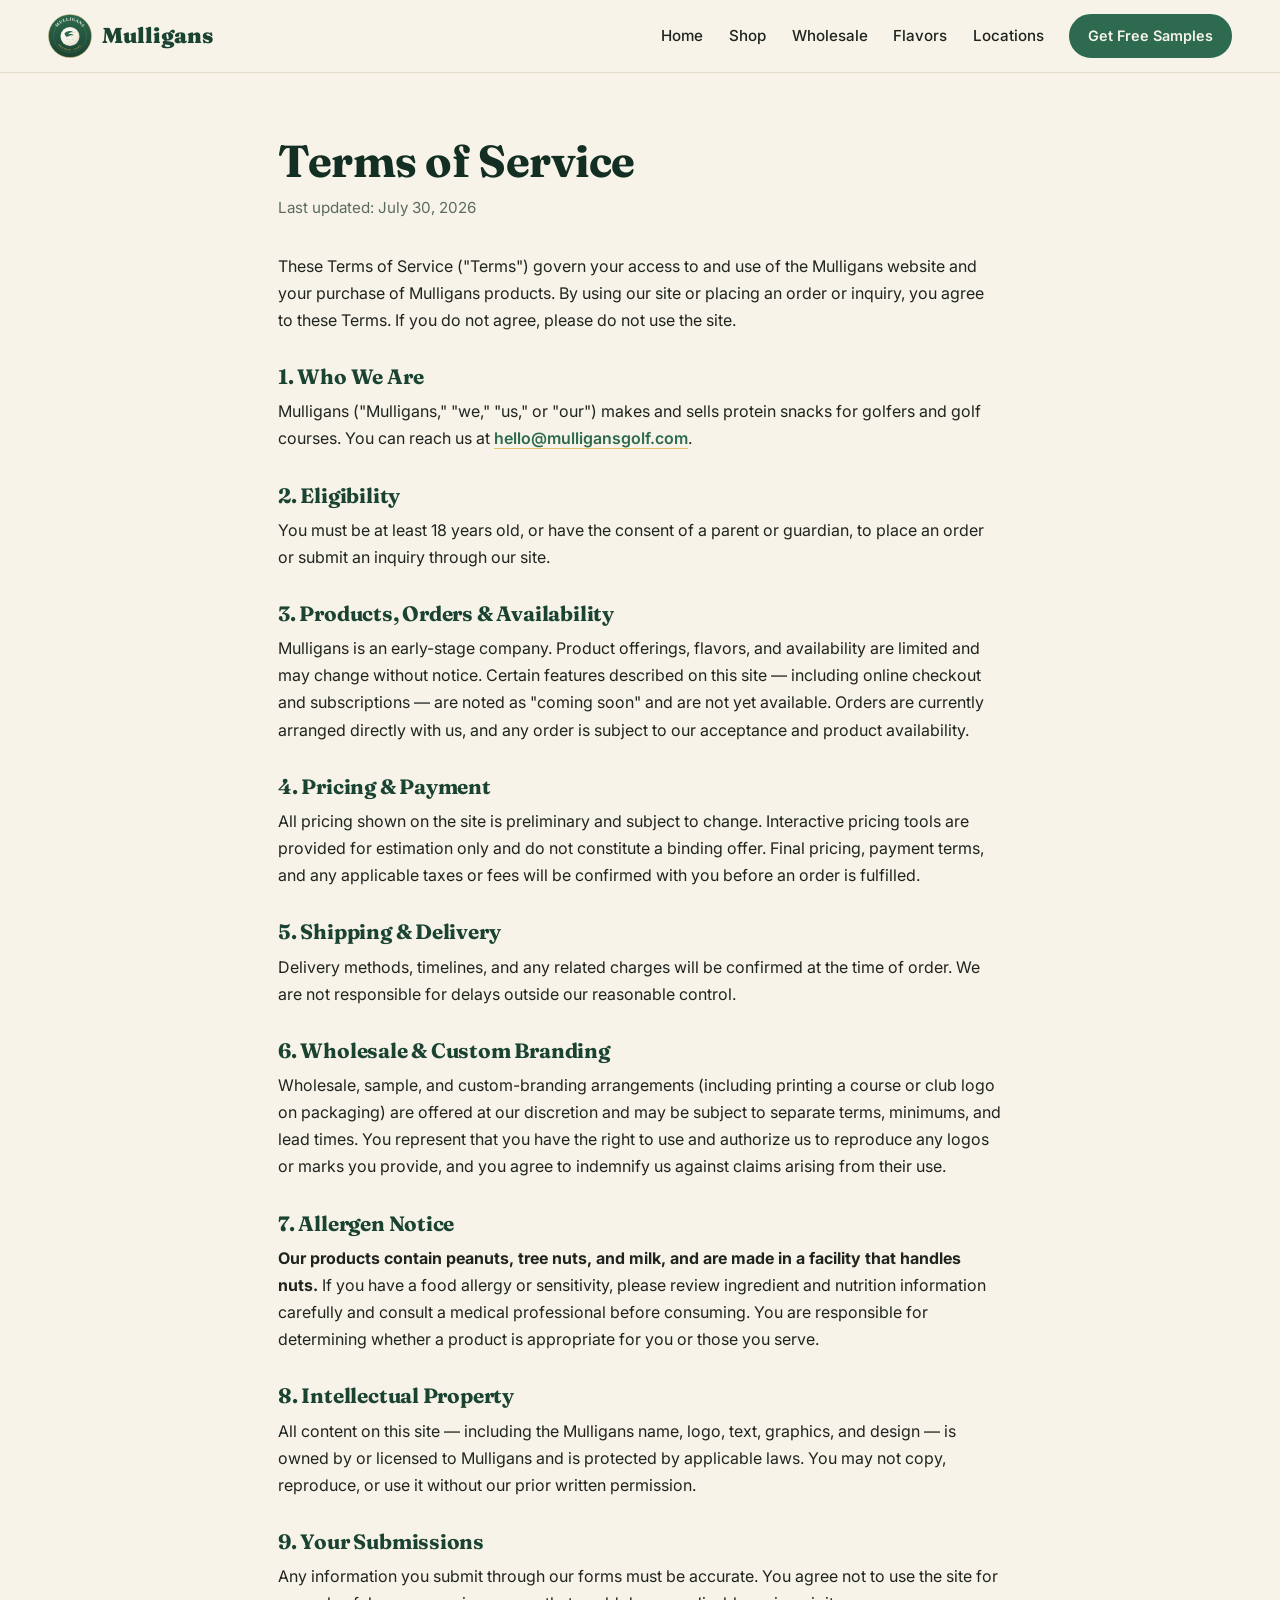
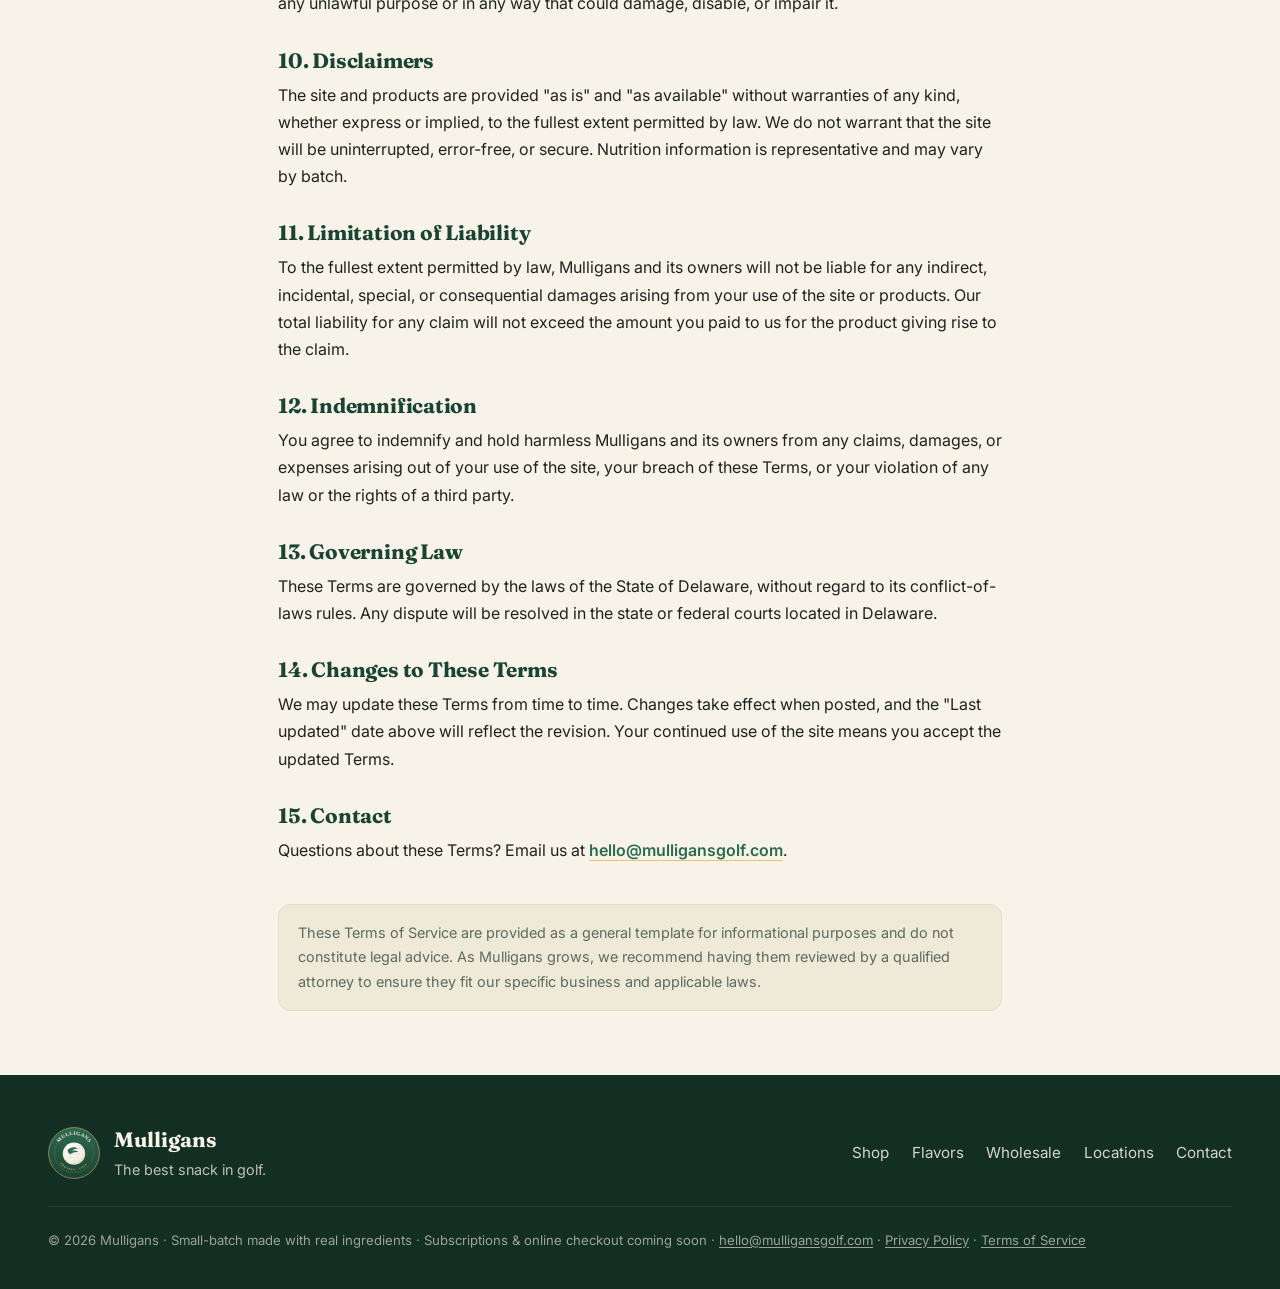
<file: terms.html>
<!DOCTYPE html>
<html lang="en">
<head>
  <meta charset="UTF-8" />
  <meta name="viewport" content="width=device-width, initial-scale=1.0" />
  <title>Terms of Service — Mulligans</title>
  <meta name="description" content="Mulligans terms of service — the terms that govern your use of our website and products." />
  <link rel="icon" href="assets/logo.svg" />
  <link rel="preconnect" href="https://fonts.googleapis.com" />
  <link rel="preconnect" href="https://fonts.gstatic.com" crossorigin />
  <link href="https://fonts.googleapis.com/css2?family=Fraunces:opsz,wght@9..144,500;9..144,700;9..144,900&family=Inter:wght@400;500;600;700&display=swap" rel="stylesheet" />
  <link rel="stylesheet" href="styles.css" />
</head>
<body>

  <header class="nav">
    <a class="brand" href="index.html">
      <img src="assets/logo.svg" alt="Mulligans" width="44" height="44" />
      <span>Mulligans</span>
    </a>
    <nav class="nav-links">
      <a href="index.html">Home</a>
      <a href="shop.html">Shop</a>
      <a href="wholesale.html">Wholesale</a>
      <a href="flavors.html">Flavors</a>
      <a href="locations.html">Locations</a>
      <a class="btn btn-sm" href="wholesale.html#order">Get Free Samples</a>
    </nav>
  </header>

  <main class="legal">
    <h1>Terms of Service</h1>
    <p class="updated">Last updated: July 30, 2026</p>

    <p>These Terms of Service ("Terms") govern your access to and use of the Mulligans website and your purchase of Mulligans products. By using our site or placing an order or inquiry, you agree to these Terms. If you do not agree, please do not use the site.</p>

    <h2>1. Who We Are</h2>
    <p>Mulligans ("Mulligans," "we," "us," or "our") makes and sells protein snacks for golfers and golf courses. You can reach us at <a href="mailto:hello@mulligansgolf.com">hello@mulligansgolf.com</a>.</p>

    <h2>2. Eligibility</h2>
    <p>You must be at least 18 years old, or have the consent of a parent or guardian, to place an order or submit an inquiry through our site.</p>

    <h2>3. Products, Orders &amp; Availability</h2>
    <p>Mulligans is an early-stage company. Product offerings, flavors, and availability are limited and may change without notice. Certain features described on this site — including online checkout and subscriptions — are noted as "coming soon" and are not yet available. Orders are currently arranged directly with us, and any order is subject to our acceptance and product availability.</p>

    <h2>4. Pricing &amp; Payment</h2>
    <p>All pricing shown on the site is preliminary and subject to change. Interactive pricing tools are provided for estimation only and do not constitute a binding offer. Final pricing, payment terms, and any applicable taxes or fees will be confirmed with you before an order is fulfilled.</p>

    <h2>5. Shipping &amp; Delivery</h2>
    <p>Delivery methods, timelines, and any related charges will be confirmed at the time of order. We are not responsible for delays outside our reasonable control.</p>

    <h2>6. Wholesale &amp; Custom Branding</h2>
    <p>Wholesale, sample, and custom-branding arrangements (including printing a course or club logo on packaging) are offered at our discretion and may be subject to separate terms, minimums, and lead times. You represent that you have the right to use and authorize us to reproduce any logos or marks you provide, and you agree to indemnify us against claims arising from their use.</p>

    <h2>7. Allergen Notice</h2>
    <p><strong>Our products contain peanuts, tree nuts, and milk, and are made in a facility that handles nuts.</strong> If you have a food allergy or sensitivity, please review ingredient and nutrition information carefully and consult a medical professional before consuming. You are responsible for determining whether a product is appropriate for you or those you serve.</p>

    <h2>8. Intellectual Property</h2>
    <p>All content on this site — including the Mulligans name, logo, text, graphics, and design — is owned by or licensed to Mulligans and is protected by applicable laws. You may not copy, reproduce, or use it without our prior written permission.</p>

    <h2>9. Your Submissions</h2>
    <p>Any information you submit through our forms must be accurate. You agree not to use the site for any unlawful purpose or in any way that could damage, disable, or impair it.</p>

    <h2>10. Disclaimers</h2>
    <p>The site and products are provided "as is" and "as available" without warranties of any kind, whether express or implied, to the fullest extent permitted by law. We do not warrant that the site will be uninterrupted, error-free, or secure. Nutrition information is representative and may vary by batch.</p>

    <h2>11. Limitation of Liability</h2>
    <p>To the fullest extent permitted by law, Mulligans and its owners will not be liable for any indirect, incidental, special, or consequential damages arising from your use of the site or products. Our total liability for any claim will not exceed the amount you paid to us for the product giving rise to the claim.</p>

    <h2>12. Indemnification</h2>
    <p>You agree to indemnify and hold harmless Mulligans and its owners from any claims, damages, or expenses arising out of your use of the site, your breach of these Terms, or your violation of any law or the rights of a third party.</p>

    <h2>13. Governing Law</h2>
    <p>These Terms are governed by the laws of the State of Delaware, without regard to its conflict-of-laws rules. Any dispute will be resolved in the state or federal courts located in Delaware.</p>

    <h2>14. Changes to These Terms</h2>
    <p>We may update these Terms from time to time. Changes take effect when posted, and the "Last updated" date above will reflect the revision. Your continued use of the site means you accept the updated Terms.</p>

    <h2>15. Contact</h2>
    <p>Questions about these Terms? Email us at <a href="mailto:hello@mulligansgolf.com">hello@mulligansgolf.com</a>.</p>

    <p class="disclaimer">These Terms of Service are provided as a general template for informational purposes and do not constitute legal advice. As Mulligans grows, we recommend having them reviewed by a qualified attorney to ensure they fit our specific business and applicable laws.</p>
  </main>

  <footer class="footer">
    <div class="foot-brand">
      <img src="assets/logo.svg" alt="Mulligans" width="52" height="52" />
      <div><strong>Mulligans</strong><span>The best snack in golf.</span></div>
    </div>
    <div class="foot-links">
      <a href="shop.html">Shop</a>
      <a href="flavors.html">Flavors</a>
      <a href="wholesale.html">Wholesale</a>
      <a href="locations.html">Locations</a>
      <a href="wholesale.html#order">Contact</a>
    </div>
    <p class="foot-fine">© 2026 Mulligans · Small-batch made with real ingredients · Subscriptions &amp; online checkout coming soon · <a href="mailto:hello@mulligansgolf.com">hello@mulligansgolf.com</a> · <a href="privacy.html">Privacy Policy</a> · <a href="terms.html">Terms of Service</a></p>
  </footer>

</body>
</html>
</file>
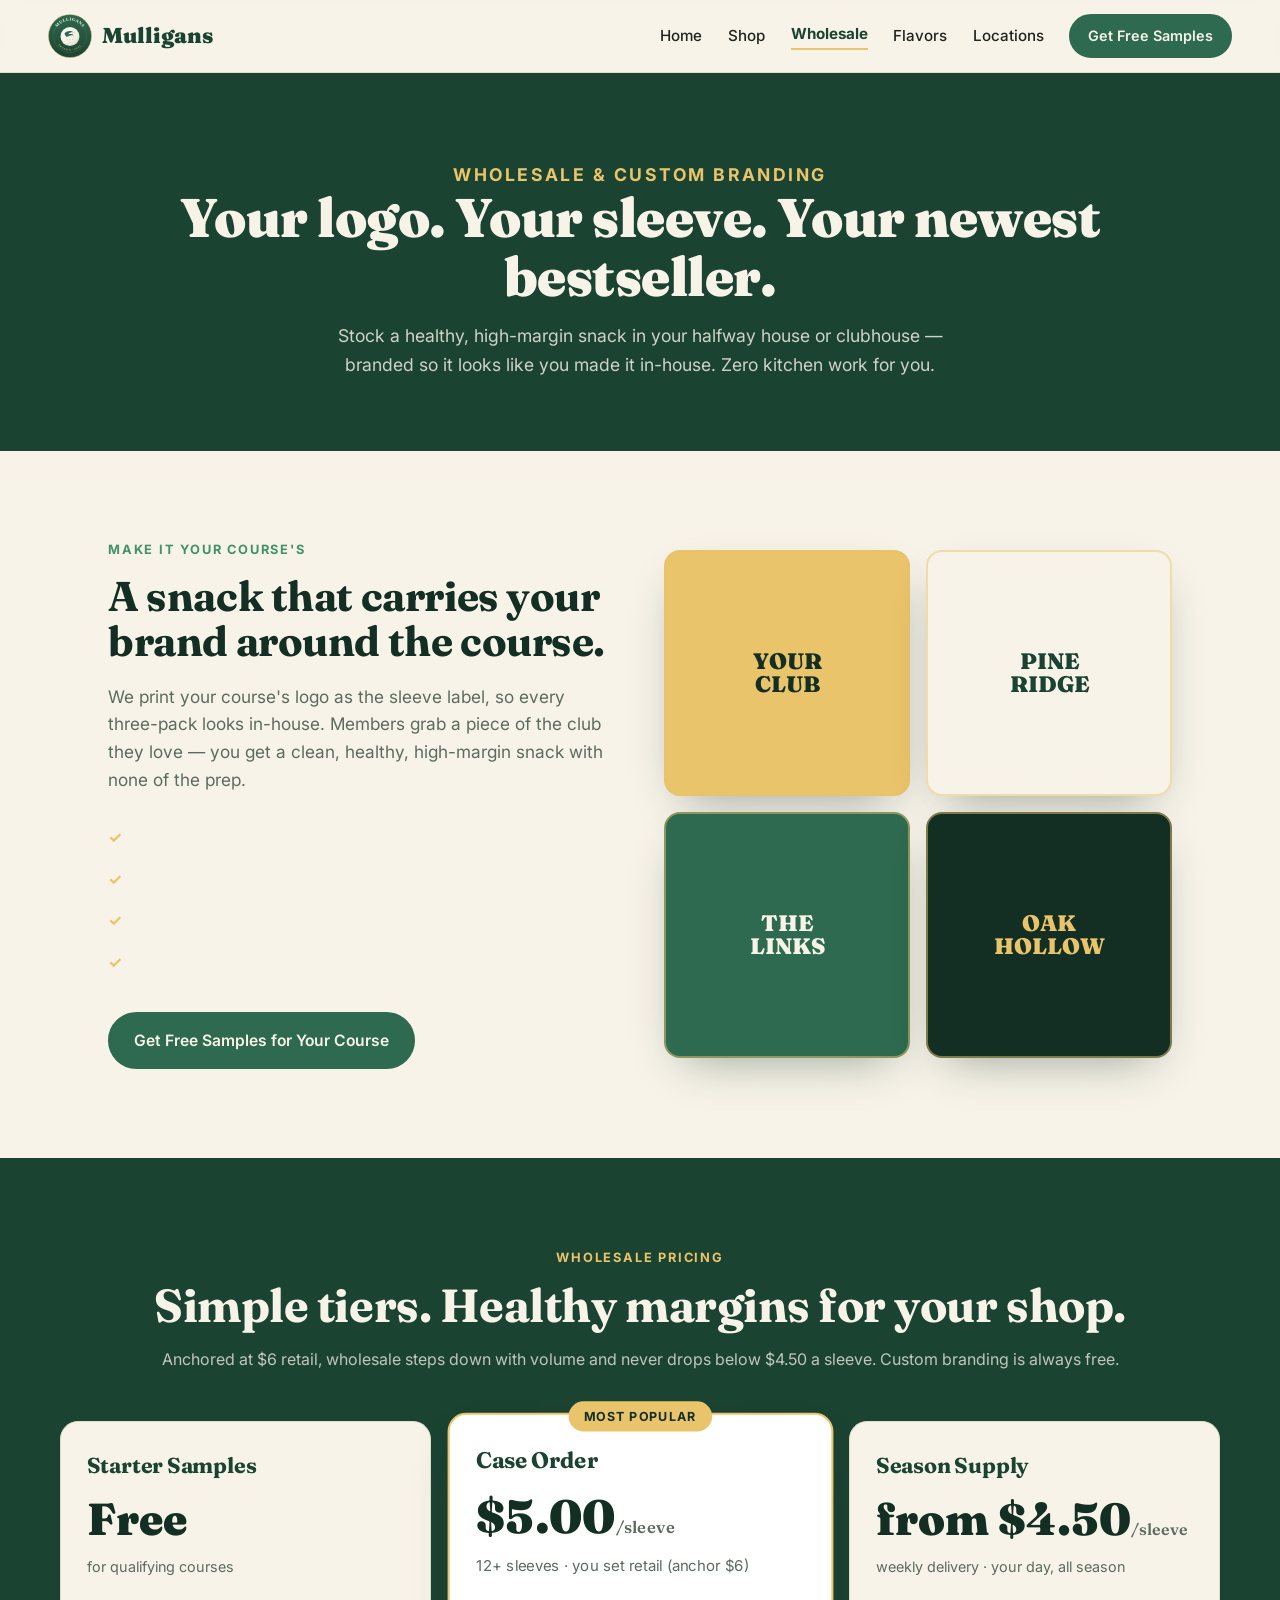
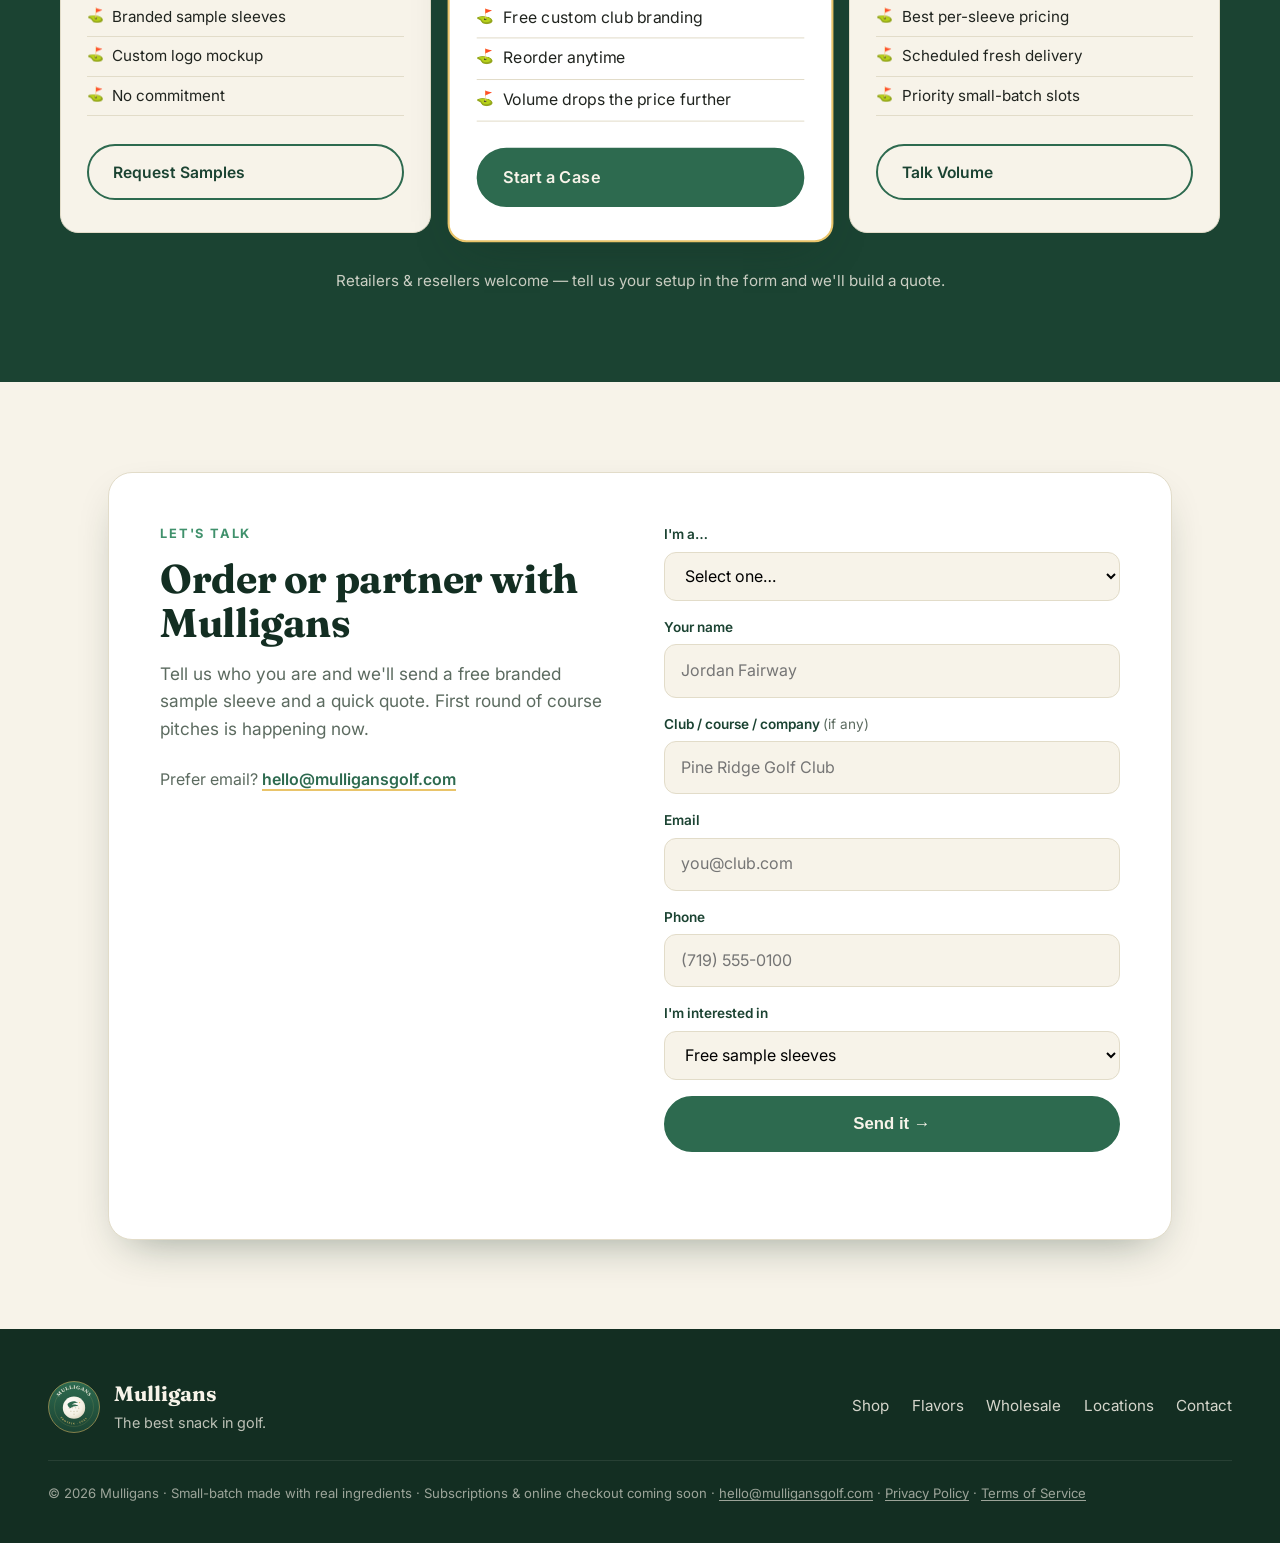
<file: wholesale.html>
<!DOCTYPE html>
<html lang="en">
<head>
  <meta charset="UTF-8" />
  <meta name="viewport" content="width=device-width, initial-scale=1.0" />
  <title>Wholesale &amp; Custom Branding — Mulligans</title>
  <meta name="description" content="Stock Mulligans in your halfway house or clubhouse with your course's logo on every sleeve. Free samples, wholesale pricing, and custom branding for golf courses and retailers." />
  <link rel="icon" href="assets/logo.svg" />
  <link rel="preconnect" href="https://fonts.googleapis.com" />
  <link rel="preconnect" href="https://fonts.gstatic.com" crossorigin />
  <link href="https://fonts.googleapis.com/css2?family=Fraunces:opsz,wght@9..144,500;9..144,700;9..144,900&family=Inter:wght@400;500;600;700&display=swap" rel="stylesheet" />
  <link rel="stylesheet" href="styles.css" />
</head>
<body>

  <header class="nav">
    <a class="brand" href="index.html">
      <img src="assets/logo.svg" alt="Mulligans" width="44" height="44" />
      <span>Mulligans</span>
    </a>
    <nav class="nav-links">
      <a href="index.html">Home</a>
      <a href="shop.html">Shop</a>
      <a href="wholesale.html" class="active">Wholesale</a>
      <a href="flavors.html">Flavors</a>
      <a href="locations.html">Locations</a>
      <a class="btn btn-sm" href="#order">Get Free Samples</a>
    </nav>
  </header>

  <section class="page-hero">
    <p class="kicker">Wholesale &amp; custom branding</p>
    <h1>Your logo. Your sleeve. Your newest bestseller.</h1>
    <p>Stock a healthy, high-margin snack in your halfway house or clubhouse — branded so it looks like you made it in-house. Zero kitchen work for you.</p>
  </section>

  <!-- BRANDING -->
  <section class="section">
    <div class="split">
      <div class="split-copy" style="color:var(--ink)">
        <p class="kicker">Make it your course's</p>
        <h2 style="color:var(--green-900)">A snack that carries your brand around the course.</h2>
        <p class="body">
          We print your course's logo as the sleeve label, so every three-pack
          looks in-house. Members grab a piece of the club they love — you get a
          clean, healthy, high-margin snack with none of the prep.
        </p>
        <ul class="checklist" style="color:var(--ink)">
          <li>Free custom logo sticker &amp; sleeve design</li>
          <li>Free sample sleeves for your halfway house and clubhouse</li>
          <li>Wholesale pricing — you set the retail markup</li>
          <li>Small-batch fresh, delivered on a schedule you choose</li>
        </ul>
        <a class="btn" href="#order">Get Free Samples for Your Course</a>
      </div>
      <div class="split-art">
        <div class="club-tile club-a"><span>YOUR<br/>CLUB</span></div>
        <div class="club-tile club-b"><span>PINE<br/>RIDGE</span></div>
        <div class="club-tile club-c"><span>THE<br/>LINKS</span></div>
        <div class="club-tile club-d"><span>OAK<br/>HOLLOW</span></div>
      </div>
    </div>
  </section>

  <!-- WHOLESALE PRICING -->
  <section class="section section-alt">
    <div class="section-head">
      <p class="kicker">Wholesale pricing</p>
      <h2>Simple tiers. Healthy margins for your shop.</h2>
      <p class="section-note">Anchored at $6 retail, wholesale steps down with volume and never drops below $4.50 a sleeve. Custom branding is always free.</p>
    </div>
    <div class="pricing">
      <article class="price-card">
        <h3>Starter Samples</h3>
        <p class="price">Free<span></span></p>
        <p class="price-sub">for qualifying courses</p>
        <ul>
          <li>Branded sample sleeves</li>
          <li>Custom logo mockup</li>
          <li>No commitment</li>
        </ul>
        <a class="btn btn-ghost" href="#order">Request Samples</a>
      </article>
      <article class="price-card featured">
        <div class="badge">Most popular</div>
        <h3>Case Order</h3>
        <p class="price">$5.00<span>/sleeve</span></p>
        <p class="price-sub">12+ sleeves · you set retail (anchor $6)</p>
        <ul>
          <li>Free custom club branding</li>
          <li>Reorder anytime</li>
          <li>Volume drops the price further</li>
        </ul>
        <a class="btn" href="#order">Start a Case</a>
      </article>
      <article class="price-card">
        <h3>Season Supply</h3>
        <p class="price">from $4.50<span>/sleeve</span></p>
        <p class="price-sub">weekly delivery · your day, all season</p>
        <ul>
          <li>Best per-sleeve pricing</li>
          <li>Scheduled fresh delivery</li>
          <li>Priority small-batch slots</li>
        </ul>
        <a class="btn btn-ghost" href="#order">Talk Volume</a>
      </article>
    </div>
    <p class="pricing-foot">Retailers &amp; resellers welcome — tell us your setup in the form and we'll build a quote.</p>
  </section>

  <!-- ORDER / CONTACT -->
  <section id="order" class="section">
    <div class="order-box">
      <div class="order-copy">
        <p class="kicker">Let's talk</p>
        <h2>Order or partner with Mulligans</h2>
        <p class="body">Tell us who you are and we'll send a free branded sample sleeve and a quick quote. First round of course pitches is happening now.</p>
        <p class="order-contact">Prefer email? <a href="mailto:hello@mulligansgolf.com">hello@mulligansgolf.com</a></p>
      </div>
      <form class="order-form" id="orderForm" action="https://formspree.io/f/xqernglp" method="POST">
        <div class="field">
          <label for="role">I'm a…</label>
          <select id="role" name="I am a" required>
            <option value="" disabled selected>Select one…</option>
            <option>Individual golfer</option>
            <option>Golf course / club</option>
            <option>Retailer looking to resell</option>
          </select>
        </div>
        <div class="field">
          <label for="name">Your name</label>
          <input id="name" name="name" required placeholder="Jordan Fairway" />
        </div>
        <div class="field">
          <label for="club">Club / course / company <span class="opt">(if any)</span></label>
          <input id="club" name="club" placeholder="Pine Ridge Golf Club" />
        </div>
        <div class="field">
          <label for="email">Email</label>
          <input id="email" name="email" type="email" required placeholder="you@club.com" />
        </div>
        <div class="field">
          <label for="phone">Phone</label>
          <input id="phone" name="Phone Number" type="tel" required placeholder="(719) 555-0100" />
        </div>
        <div class="field">
          <label for="interest">I'm interested in</label>
          <select id="interest" name="interest">
            <option>Free sample sleeves</option>
            <option>A case order</option>
            <option>Season volume pricing</option>
            <option>Reselling Mulligans</option>
            <option>Just keeping in touch</option>
          </select>
        </div>
        <input type="hidden" name="_subject" value="New Mulligans lead 🏌️" />
        <button class="btn btn-block" type="submit">Send it →</button>
        <p class="form-note" id="formNote"></p>
      </form>
    </div>
  </section>

  <footer class="footer">
    <div class="foot-brand">
      <img src="assets/logo.svg" alt="Mulligans" width="52" height="52" />
      <div><strong>Mulligans</strong><span>The best snack in golf.</span></div>
    </div>
    <div class="foot-links">
      <a href="shop.html">Shop</a>
      <a href="flavors.html">Flavors</a>
      <a href="wholesale.html">Wholesale</a>
      <a href="locations.html">Locations</a>
      <a href="#order">Contact</a>
    </div>
    <p class="foot-fine">© 2026 Mulligans · Small-batch made with real ingredients · Subscriptions &amp; online checkout coming soon · <a href="mailto:hello@mulligansgolf.com">hello@mulligansgolf.com</a> · <a href="privacy.html">Privacy Policy</a> · <a href="terms.html">Terms of Service</a></p>
  </footer>

  <script>
    var form = document.getElementById('orderForm');
    form.addEventListener('submit', function(e){
      e.preventDefault();
      var note = document.getElementById('formNote');
      var first = (document.getElementById('name').value || 'there').split(' ')[0];
      var club = document.getElementById('club').value || 'you';
      // Formspree's Phone Number field is numeric-only — strip anything that isn't a digit
      var phone = document.getElementById('phone');
      phone.value = phone.value.replace(/\D/g, '');
      note.textContent = "Sending…"; note.className = 'form-note';
      fetch(form.action, { method:'POST', body:new FormData(form), headers:{Accept:'application/json'} })
        .then(function(r){
          if(r.ok){ note.textContent = "Thanks, " + first + "! We'll be in touch within a day."; note.className='form-note ok'; form.reset(); }
          else { note.textContent = "Hmm, something went wrong — email us at hello@mulligansgolf.com."; note.className='form-note'; }
        })
        .catch(function(){ note.textContent = "Network hiccup — email us at hello@mulligansgolf.com."; note.className='form-note'; });
    });
  </script>
</body>
</html>
</file>
<file: styles.css>
:root{
  --green-900:#132e22;
  --green-800:#1B4332;
  --green-700:#2D6A4F;
  --green-500:#40916C;
  --cream:#F7F3E9;
  --cream-2:#efe9d8;
  --kraft:#C9A26B;
  --gold:#E9C46A;
  --ink:#20241f;
  --muted:#5c6b60;
  --line:#e2dcc9;
  --shadow:0 18px 45px -20px rgba(19,46,34,.45);
  --radius:18px;
}
*{box-sizing:border-box;margin:0;padding:0}
html{scroll-behavior:smooth}
body{
  font-family:'Inter',system-ui,-apple-system,sans-serif;
  color:var(--ink);
  background:var(--cream);
  line-height:1.6;
  -webkit-font-smoothing:antialiased;
}
h1,h2,h3{font-family:'Fraunces',Georgia,serif;line-height:1.08;letter-spacing:-.01em}
a{color:inherit;text-decoration:none}
img{display:block}

/* buttons */
.btn{
  display:inline-block;background:var(--green-700);color:var(--cream);
  padding:.85rem 1.5rem;border-radius:999px;font-weight:600;font-size:.98rem;
  border:2px solid var(--green-700);cursor:pointer;transition:.18s;
}
.btn:hover{background:var(--green-800);border-color:var(--green-800);transform:translateY(-2px)}
.btn-ghost{background:transparent;color:var(--green-800)}
.btn-ghost:hover{background:var(--green-800);color:var(--cream)}
.btn-sm{padding:.55rem 1.05rem;font-size:.9rem}
.btn-block{width:100%;text-align:center;font-size:1.05rem;padding:1rem}

/* nav */
.nav{
  position:sticky;top:0;z-index:50;
  display:flex;align-items:center;justify-content:space-between;
  padding:.85rem clamp(1rem,4vw,3rem);
  background:rgba(247,243,233,.85);backdrop-filter:blur(10px);
  border-bottom:1px solid var(--line);
}
.brand{display:flex;align-items:center;gap:.6rem;font-family:'Fraunces',serif;font-weight:900;font-size:1.35rem;color:var(--green-800)}
.nav-links{display:flex;align-items:center;gap:1.6rem;font-weight:500;font-size:.95rem}
.nav-links a:not(.btn):hover{color:var(--green-700)}

/* hero */
.hero{
  display:grid;grid-template-columns:1.15fr .85fr;gap:2rem;align-items:center;
  padding:clamp(2.5rem,6vw,5.5rem) clamp(1rem,4vw,3rem);
  max-width:1200px;margin:0 auto;
}
.eyebrow{text-transform:uppercase;letter-spacing:.14em;font-size:.8rem;font-weight:700;color:var(--green-700);margin-bottom:1rem}
.hero h1{font-size:clamp(2.6rem,6vw,4.4rem);font-weight:900;color:var(--green-900)}
.hero h1 span{color:var(--green-700)}
.lede{margin:1.4rem 0 2rem;font-size:1.15rem;color:var(--muted);max-width:38ch}
.hero-cta{display:flex;gap:.8rem;flex-wrap:wrap}
.hero-stats{display:flex;gap:2rem;list-style:none;margin-top:2.4rem;padding-top:1.6rem;border-top:1px solid var(--line)}
.hero-stats strong{display:block;font-family:'Fraunces',serif;font-size:1.8rem;color:var(--green-800)}
.hero-stats li{font-size:.85rem;text-transform:uppercase;letter-spacing:.08em;color:var(--muted)}

/* hero sleeve art */
.hero-art{display:flex;justify-content:center}
.hero-photo{width:100%;max-width:340px;border-radius:24px;box-shadow:var(--shadow);object-fit:cover;transform:rotate(-3deg)}

/* gallery */
.gallery{display:grid;grid-template-columns:repeat(3,1fr);gap:1rem;max-width:1160px;margin:0 auto;padding:clamp(1.5rem,4vw,3rem) clamp(1rem,4vw,3rem) 0}
.gallery:empty{display:none}
.gallery img{width:100%;aspect-ratio:4/3;object-fit:cover;border-radius:var(--radius);box-shadow:var(--shadow)}
.sleeve{
  width:190px;height:420px;border-radius:26px;
  background:linear-gradient(160deg,#fff, #f0ead9);
  border:1px solid #e6dfc9;
  box-shadow:var(--shadow);
  display:flex;flex-direction:column;align-items:center;justify-content:space-between;
  padding:2.4rem 1rem;position:relative;transform:rotate(-4deg);
}
.sleeve::before{content:"";position:absolute;inset:14px;border:2px dashed var(--kraft);border-radius:16px;opacity:.5}
.sleeve-logo{width:130px;height:130px}
.sleeve-tag{font-family:'Fraunces',serif;font-weight:700;letter-spacing:.12em;color:var(--green-800);font-size:.85rem}

/* marquee */
.marquee{background:var(--green-800);color:var(--cream);overflow:hidden;padding:.7rem 0}
.marquee-track{display:flex;gap:2rem;white-space:nowrap;animation:scroll 26s linear infinite;font-family:'Fraunces',serif;font-weight:500;letter-spacing:.03em}
.marquee-track span{opacity:.9}
@keyframes scroll{from{transform:translateX(0)}to{transform:translateX(-50%)}}

/* sections */
.section{max-width:1160px;margin:0 auto;padding:clamp(3.5rem,7vw,6rem) clamp(1rem,4vw,3rem)}
.section-alt{background:var(--green-800);color:var(--cream);max-width:none}
.section-alt .section-head,.section-alt .split,.section-alt .pricing,.section-alt .pricing-foot{max-width:1160px;margin-left:auto;margin-right:auto}
.section-head{text-align:center;max-width:720px;margin:0 auto 3rem}
.kicker{text-transform:uppercase;letter-spacing:.14em;font-size:.8rem;font-weight:700;color:var(--green-500);margin-bottom:.8rem}
.section-alt .kicker{color:var(--gold)}
.section-head h2{font-size:clamp(1.9rem,4vw,2.9rem);font-weight:700;color:var(--green-900)}
.section-alt .section-head h2{color:var(--cream)}
.section-note{margin-top:1rem;color:var(--muted)}
.section-alt .section-note{color:rgba(247,243,233,.75)}
.kicker+h2{margin-top:0}

/* cards */
.cards{display:grid;grid-template-columns:repeat(4,1fr);gap:1.4rem}
.card{background:#fff;border:1px solid var(--line);border-radius:var(--radius);padding:1.8rem 1.5rem;transition:.2s}
.card:hover{transform:translateY(-5px);box-shadow:var(--shadow)}
.card-ic{font-size:2rem;margin-bottom:.8rem}
.card h3{font-size:1.2rem;margin-bottom:.5rem;color:var(--green-800)}
.card p{font-size:.96rem;color:var(--muted)}

/* split (branding) */
.split{display:grid;grid-template-columns:1fr 1fr;gap:3rem;align-items:center}
.split-copy h2{font-size:clamp(1.8rem,3.5vw,2.6rem);margin:.4rem 0 1.2rem;color:var(--cream)}
.body{font-size:1.08rem;color:rgba(247,243,233,.82);margin-bottom:1.5rem}
.section:not(.section-alt) .body{color:var(--muted)}
.checklist{list-style:none;margin-bottom:1.8rem}
.checklist li{padding:.5rem 0 .5rem 1.8rem;position:relative;color:rgba(247,243,233,.92)}
.checklist li::before{content:"✓";position:absolute;left:0;color:var(--gold);font-weight:700}
.split-art{display:grid;grid-template-columns:1fr 1fr;gap:1rem}
.club-tile{aspect-ratio:1;border-radius:16px;display:flex;align-items:center;justify-content:center;
  font-family:'Fraunces',serif;font-weight:900;text-align:center;line-height:1.05;font-size:1.4rem;
  border:2px solid rgba(233,196,106,.5);box-shadow:var(--shadow)}
.club-a{background:var(--gold);color:var(--green-900)}
.club-b{background:var(--cream);color:var(--green-800)}
.club-c{background:var(--green-700);color:var(--cream)}
.club-d{background:var(--green-900);color:var(--gold)}

/* nutrition */
.nutri-wrap{display:grid;grid-template-columns:340px 1fr;gap:3rem;align-items:start}
.nutri-facts{background:#fff;color:#000;border:2px solid #000;border-radius:6px;padding:.7rem .9rem;font-family:'Helvetica Neue',Arial,sans-serif;box-shadow:var(--shadow)}
.nf-title{font-family:'Fraunces',serif;font-weight:900;font-size:2rem;line-height:1;border-bottom:1px solid #000;padding-bottom:.2rem}
.nf-sub{font-size:.82rem;padding:.15rem 0}
.nf-serving{border-bottom:8px solid #000;padding-bottom:.35rem}
.nf-row{display:flex;justify-content:space-between;font-weight:700}
.nf-small{font-size:.72rem;font-weight:700;padding-top:.2rem}
.nf-cal{display:flex;justify-content:space-between;align-items:flex-end;font-weight:900;border-bottom:4px solid #000;padding-bottom:.15rem}
.nf-cal span:first-child{font-size:1.3rem}
.nf-cal span:last-child{font-size:2.4rem;line-height:1}
.nf-dv{text-align:right;font-size:.74rem;font-weight:700;padding:.15rem 0;border-bottom:1px solid #000}
.nf-line{display:flex;justify-content:space-between;font-size:.85rem;border-bottom:1px solid #000;padding:.18rem 0}
.nf-indent{padding-left:1rem}
.nf-indent2{padding-left:2rem}
.nf-protein{border-bottom:8px solid #000;padding-bottom:.35rem}
.nf-tiny{font-size:.8rem}
.nf-rule{height:0;border-bottom:1px solid #000}
.nf-foot{font-size:.66rem;padding-top:.4rem;line-height:1.35}
.nutri-copy h3{font-size:1.5rem;color:var(--green-800);margin-bottom:1.2rem}
.ing-grid{display:flex;flex-wrap:wrap;gap:.6rem;margin-bottom:1.6rem}
.ing-grid span{background:#fff;border:1px solid var(--line);border-radius:999px;padding:.4rem 1rem;font-size:.9rem;font-weight:500;color:var(--green-800)}
.fineprint{font-size:.82rem;color:var(--muted);margin-top:1rem}

/* pricing */
.pricing{display:grid;grid-template-columns:repeat(3,1fr);gap:1.5rem;align-items:stretch}
.price-card{background:var(--cream);color:var(--ink);border-radius:var(--radius);padding:2rem 1.6rem;display:flex;flex-direction:column;position:relative;border:1px solid var(--line)}
.price-card.featured{background:#fff;border:2px solid var(--gold);transform:scale(1.04);box-shadow:var(--shadow)}
.badge{position:absolute;top:-13px;left:50%;transform:translateX(-50%);background:var(--gold);color:var(--green-900);font-size:.75rem;font-weight:700;text-transform:uppercase;letter-spacing:.08em;padding:.3rem .9rem;border-radius:999px}
.price-card h3{font-size:1.35rem;color:var(--green-800)}
.price{font-family:'Fraunces',serif;font-weight:900;font-size:2.8rem;color:var(--green-900);margin:.4rem 0 0}
.price span{font-size:1rem;font-weight:600;color:var(--muted)}
.price-sub{font-size:.9rem;color:var(--muted);margin-bottom:1.2rem}
.price-card ul{list-style:none;margin-bottom:1.6rem;flex:1}
.price-card li{padding:.45rem 0 .45rem 1.6rem;position:relative;font-size:.95rem;border-bottom:1px solid var(--line)}
.price-card li::before{content:"⛳";position:absolute;left:0;font-size:.85rem}
.pricing-foot{text-align:center;margin-top:2.2rem;color:rgba(247,243,233,.8);font-size:.95rem}
.badge-alt{background:var(--green-700);color:var(--cream)}
.price-per{font-family:'Fraunces',serif;font-weight:900}

/* calculators */
.calc{background:rgba(27,67,50,.05);border:1px solid var(--line);border-radius:14px;padding:1rem;margin-bottom:1.4rem}
.featured .calc{background:rgba(27,67,50,.05)}
.calc label{display:flex;justify-content:space-between;align-items:center;font-size:.9rem;font-weight:600;color:var(--green-800);margin-bottom:.5rem}
.calc label b{font-family:'Fraunces',serif;font-size:1.2rem;color:var(--green-900)}
.calc input[type=range]{width:100%;accent-color:var(--green-700);cursor:pointer;margin-bottom:.4rem}
.calc-day-label{margin-top:.7rem}
.calc-day{width:100%;padding:.55rem .7rem;border:1.5px solid var(--line);border-radius:10px;font:inherit;background:#fff;color:var(--ink);cursor:pointer}
.calc-total{display:flex;justify-content:space-between;align-items:baseline;margin-top:.9rem;padding-top:.7rem;border-top:1px dashed var(--line)}
.calc-total span{font-size:.9rem;color:var(--muted)}
.calc-total strong{font-family:'Fraunces',serif;font-size:1.6rem;color:var(--green-900)}
.calc-note{font-size:.82rem;color:var(--muted);margin-top:.45rem}

/* order */
.order-box{display:grid;grid-template-columns:1fr 1fr;gap:3rem;background:#fff;border:1px solid var(--line);border-radius:24px;padding:clamp(1.8rem,4vw,3.2rem);box-shadow:var(--shadow)}
.order-copy h2{font-size:clamp(1.8rem,3.5vw,2.5rem);color:var(--green-900);margin:.3rem 0 1rem}
.order-contact{margin-top:1.2rem;color:var(--muted)}
.order-contact a{color:var(--green-700);font-weight:600;border-bottom:2px solid var(--gold)}
.order-form{display:flex;flex-direction:column;gap:1rem}
.field{display:flex;flex-direction:column;gap:.35rem}
.field label{font-size:.85rem;font-weight:600;color:var(--green-800)}
.field label .opt{font-weight:400;color:var(--muted)}
.field input,.field select{padding:.8rem 1rem;border:1.5px solid var(--line);border-radius:12px;font:inherit;background:var(--cream);transition:.15s}
.field input:focus,.field select:focus{outline:none;border-color:var(--green-500);background:#fff}
.form-note{font-size:.9rem;min-height:1.2rem}
.form-note.ok{color:var(--green-700);font-weight:600}

/* footer */
.footer{background:var(--green-900);color:var(--cream);padding:3rem clamp(1rem,4vw,3rem) 2.4rem;display:grid;grid-template-columns:1fr auto;gap:1.5rem;align-items:center}
.foot-brand{display:flex;align-items:center;gap:.9rem}
.foot-brand strong{display:block;font-family:'Fraunces',serif;font-size:1.3rem}
.foot-brand span{font-size:.9rem;opacity:.75}
.foot-links{display:flex;gap:1.4rem;font-size:.95rem}
.foot-links a{opacity:.85}.foot-links a:hover{opacity:1;color:var(--gold)}
.foot-fine{grid-column:1/-1;border-top:1px solid rgba(247,243,233,.15);padding-top:1.4rem;font-size:.82rem;opacity:.6}

/* responsive */
@media(max-width:900px){
  .nav{flex-wrap:wrap;gap:.5rem;justify-content:center}
  .nav-links{gap:.9rem;font-size:.9rem;flex-wrap:wrap;justify-content:center}
  .hero{grid-template-columns:1fr;text-align:center}
  .hero-copy{order:2}.hero-art{order:1}
  .lede{margin-left:auto;margin-right:auto}
  .hero-cta,.hero-stats{justify-content:center}
  .cards{grid-template-columns:repeat(2,1fr)}
  .split,.nutri-wrap,.pricing,.order-box{grid-template-columns:1fr}
  .nutri-facts{max-width:340px;margin:0 auto}
  .price-card.featured{transform:none}
  .footer{grid-template-columns:1fr;text-align:center}
  .foot-brand{justify-content:center}.foot-links{justify-content:center;flex-wrap:wrap}
}
@media(max-width:560px){
  .cards,.split-art{grid-template-columns:1fr}
  .hero-stats{gap:1.2rem}
  .products,.segments,.flavor-grid{grid-template-columns:1fr}
}

/* ---------- multi-page additions ---------- */
/* active nav tab */
.nav-links a.active{color:var(--green-800);font-weight:700;border-bottom:2px solid var(--gold);padding-bottom:2px}

/* compact page hero for subpages */
.page-hero{background:var(--green-800);color:var(--cream);text-align:center;padding:clamp(2.6rem,6vw,4.5rem) clamp(1rem,4vw,3rem)}
.page-hero .kicker{color:var(--gold)}
.page-hero h1{font-size:clamp(2.2rem,5vw,3.4rem);font-weight:900;color:var(--cream)}
.page-hero p{max-width:56ch;margin:1rem auto 0;color:rgba(247,243,233,.82);font-size:1.1rem}

/* coming-soon pill */
.cs-pill{display:inline-block;background:var(--gold);color:var(--green-900);font-size:.72rem;font-weight:700;text-transform:uppercase;letter-spacing:.08em;padding:.28rem .8rem;border-radius:999px}
.cs-pill.ghost{background:transparent;border:1.5px solid var(--gold);color:var(--gold)}

/* product cards (shop) */
.products{display:grid;grid-template-columns:repeat(3,1fr);gap:1.5rem;align-items:stretch}
.product-card{background:#fff;border:1px solid var(--line);border-radius:var(--radius);padding:1.8rem 1.5rem;display:flex;flex-direction:column;transition:.2s}
.product-card:hover{transform:translateY(-5px);box-shadow:var(--shadow)}
.product-card .pc-art{aspect-ratio:4/3;border-radius:12px;background:linear-gradient(150deg,var(--green-700),var(--green-900));display:flex;align-items:center;justify-content:center;margin-bottom:1.1rem}
.product-card .pc-art img{width:64%;height:auto}
.product-card h3{font-size:1.25rem;color:var(--green-800)}
.product-card .pc-price{font-family:'Fraunces',serif;font-weight:900;font-size:1.7rem;color:var(--green-900);margin:.3rem 0}
.product-card .pc-price span{font-size:.95rem;font-weight:600;color:var(--muted)}
.product-card p{font-size:.95rem;color:var(--muted);margin-bottom:1.2rem;flex:1}
.buy-mount:empty{display:none}
.buy-mount{margin-bottom:.4rem}

/* two-segment layout (individuals vs course managers) */
.segments{display:grid;grid-template-columns:1fr 1fr;gap:1.5rem}
.segment{background:var(--cream);border:1px solid var(--line);border-radius:var(--radius);padding:2rem}
.segment.dark{background:var(--green-800);color:var(--cream)}
.segment h3{font-size:1.4rem;color:var(--green-800);margin-bottom:.5rem}
.segment.dark h3{color:var(--cream)}
.segment .seg-sub{color:var(--muted);margin-bottom:1.2rem}
.segment.dark .seg-sub{color:rgba(247,243,233,.8)}

/* partner / locations placeholder tiles */
.placeholder-grid{display:grid;grid-template-columns:repeat(auto-fill,minmax(150px,1fr));gap:1rem;margin-top:1.5rem}
.ph-tile{aspect-ratio:3/2;border:2px dashed var(--line);border-radius:14px;display:flex;align-items:center;justify-content:center;text-align:center;color:var(--muted);font-weight:600;font-size:.9rem;padding:1rem;background:#fff}
.section-alt .ph-tile{background:rgba(247,243,233,.06);border-color:rgba(233,196,106,.35);color:rgba(247,243,233,.75)}

/* flavors */
.flavor-grid{display:grid;grid-template-columns:repeat(3,1fr);gap:1.5rem}
.flavor-card{border-radius:var(--radius);padding:1.8rem 1.5rem;border:1px solid var(--line);background:#fff;position:relative}
.flavor-card.live{border:2px solid var(--green-700)}
.flavor-card .swatch{width:100%;aspect-ratio:16/9;border-radius:12px;margin-bottom:1.1rem}
.flavor-card h3{font-size:1.25rem;color:var(--green-800)}
.flavor-card .tag{font-size:.82rem;color:var(--muted);font-weight:600;text-transform:uppercase;letter-spacing:.06em}
.flavor-card p{font-size:.95rem;color:var(--muted);margin-top:.5rem}
.flavor-card .cs-pill{position:absolute;top:1.1rem;right:1.1rem}

/* reviews placeholder */
.reviews-cs{text-align:center;background:var(--cream-2);border:1px dashed var(--line);border-radius:var(--radius);padding:2.6rem 1.5rem;max-width:720px;margin:0 auto}
.reviews-cs .stars{font-size:1.4rem;letter-spacing:.2rem;color:var(--gold);margin-bottom:.6rem}

/* coming-soon page */
.cs-hero{min-height:92vh;display:flex;flex-direction:column;align-items:center;justify-content:center;text-align:center;
  background:radial-gradient(1200px 600px at 50% -10%, #2D6A4F 0%, var(--green-800) 45%, var(--green-900) 100%);
  color:var(--cream);padding:3.5rem 1.5rem}
.cs-hero img{width:clamp(120px,22vw,168px);height:auto;margin-bottom:1.4rem;filter:drop-shadow(0 12px 30px rgba(0,0,0,.35))}
.cs-hero h1{font-size:clamp(3rem,9vw,5.2rem);font-weight:900;color:var(--cream);line-height:1}
.cs-hero .cs-pill{margin:1.3rem 0 .2rem}
.cs-hero .cs-tag{font-family:'Fraunces',serif;font-weight:600;font-size:clamp(1.1rem,2.5vw,1.4rem);color:var(--gold);margin-top:.6rem}
.cs-hero p{max-width:46ch;margin:1.3rem auto 0;color:rgba(247,243,233,.85);font-size:1.12rem}
.cs-hero .hero-stats{justify-content:center;border-top:1px solid rgba(247,243,233,.2);margin-top:2.2rem}
.cs-hero .hero-stats strong{color:var(--gold)}
.cs-hero .hero-stats li{color:rgba(247,243,233,.75)}
.cs-hero .btn{margin-top:2rem;background:var(--gold);color:var(--green-900);border-color:var(--gold)}
.cs-hero .btn:hover{background:#f0d488;border-color:#f0d488;color:var(--green-900)}
.cs-hero .scroll-cue{margin-top:2.4rem;font-size:.85rem;text-transform:uppercase;letter-spacing:.14em;color:rgba(247,243,233,.7)}
.cs-notify{max-width:560px;margin:0 auto}
.cs-notify .order-form{background:#fff;border:1px solid var(--line);border-radius:24px;padding:clamp(1.5rem,4vw,2.4rem);box-shadow:var(--shadow)}

/* legal pages */
.legal{max-width:820px;margin:0 auto;padding:clamp(2.5rem,6vw,4rem) clamp(1rem,4vw,3rem)}
.legal h1{font-size:clamp(2rem,4vw,2.8rem);color:var(--green-900)}
.legal .updated{color:var(--muted);margin:.6rem 0 2rem;font-size:.95rem}
.legal h2{font-size:1.3rem;color:var(--green-800);margin:2rem 0 .6rem}
.legal p,.legal li{color:var(--ink);font-size:1rem;line-height:1.7}
.legal ul{margin:.4rem 0 .4rem 1.3rem}
.legal li{margin:.3rem 0}
.legal a{color:var(--green-700);font-weight:600;border-bottom:1px solid var(--gold)}
.legal .disclaimer{background:var(--cream-2);border:1px solid var(--line);border-radius:12px;padding:1rem 1.2rem;font-size:.9rem;color:var(--muted);margin-top:2.5rem}
.foot-fine a{color:inherit;text-decoration:underline;text-underline-offset:2px}

/* generic centered CTA band */
.cta-band{background:var(--green-800);color:var(--cream);text-align:center;padding:clamp(2.6rem,6vw,4rem) clamp(1rem,4vw,3rem)}
.cta-band h2{font-size:clamp(1.8rem,4vw,2.6rem);color:var(--cream);max-width:22ch;margin:0 auto 1.4rem}
.cta-band .btn-ghost{color:var(--cream);border-color:var(--cream)}
.cta-band .btn-ghost:hover{background:var(--cream);color:var(--green-800)}
</file>
